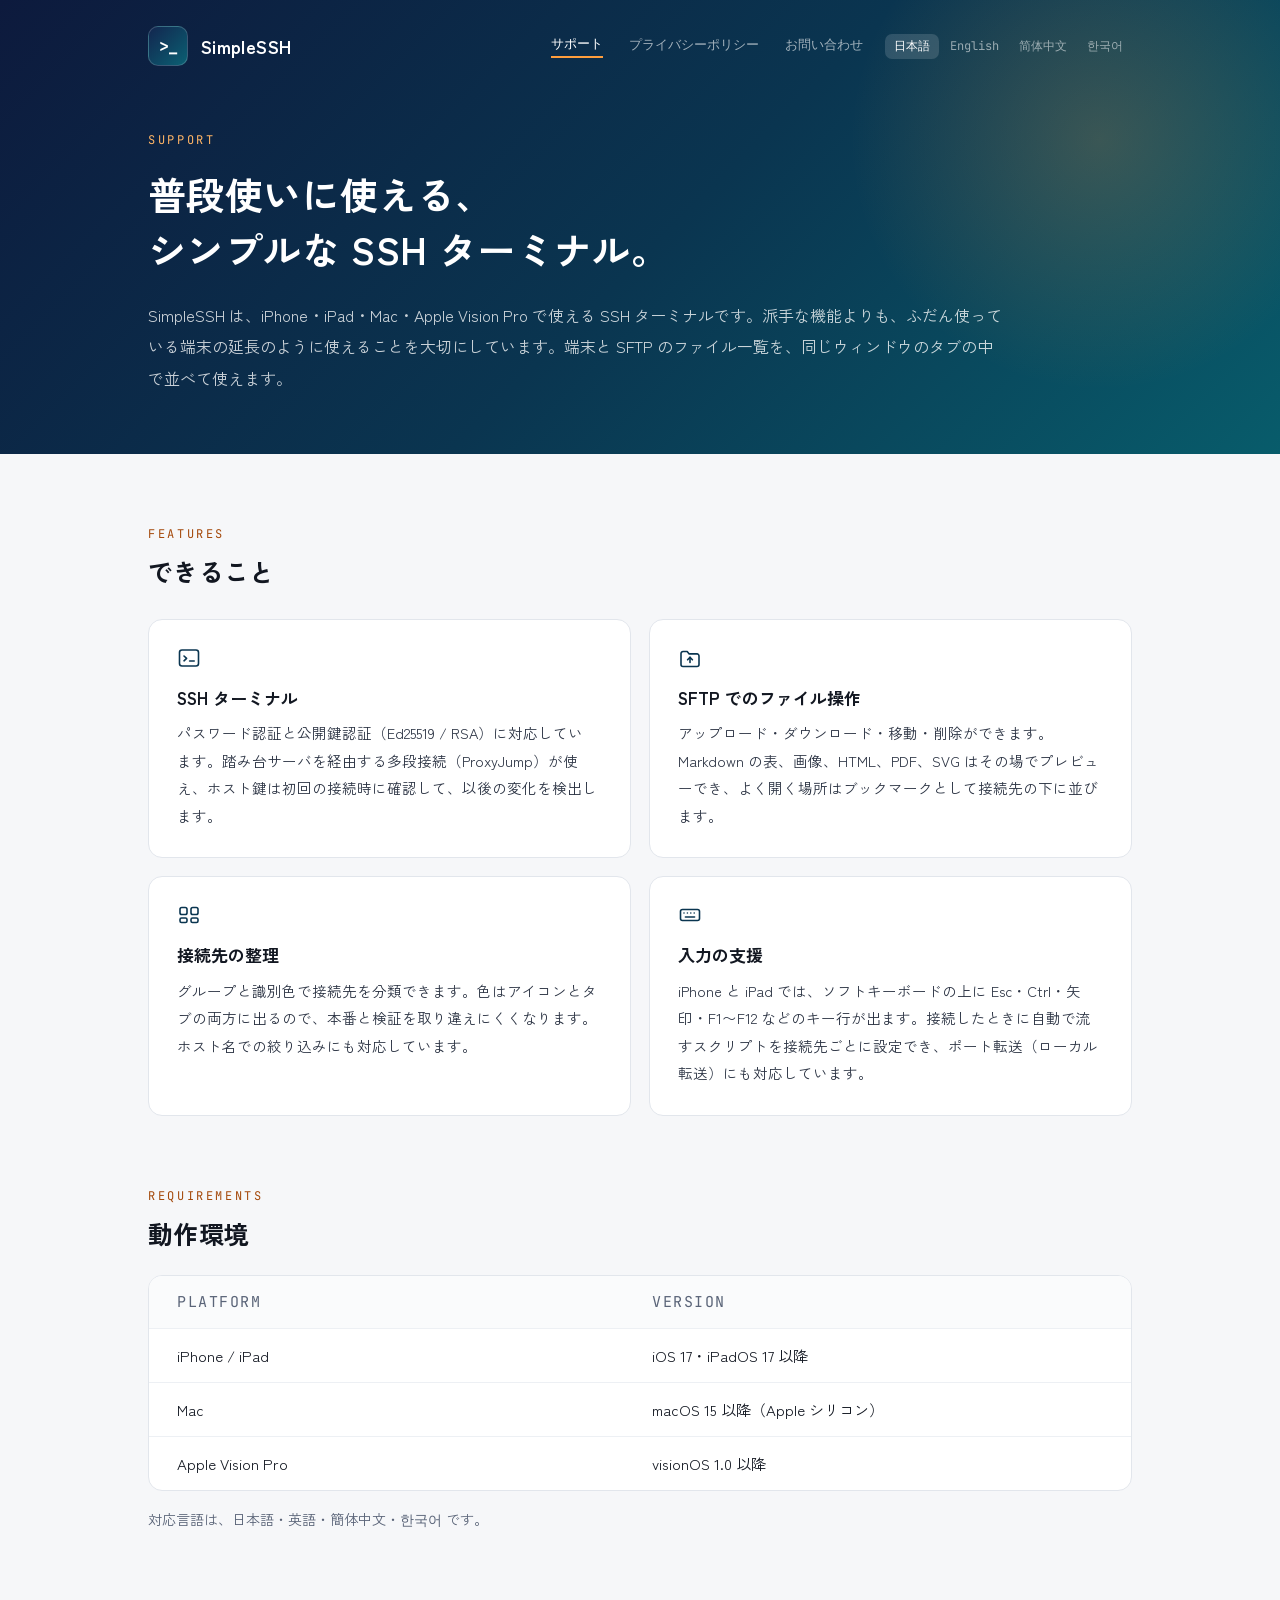
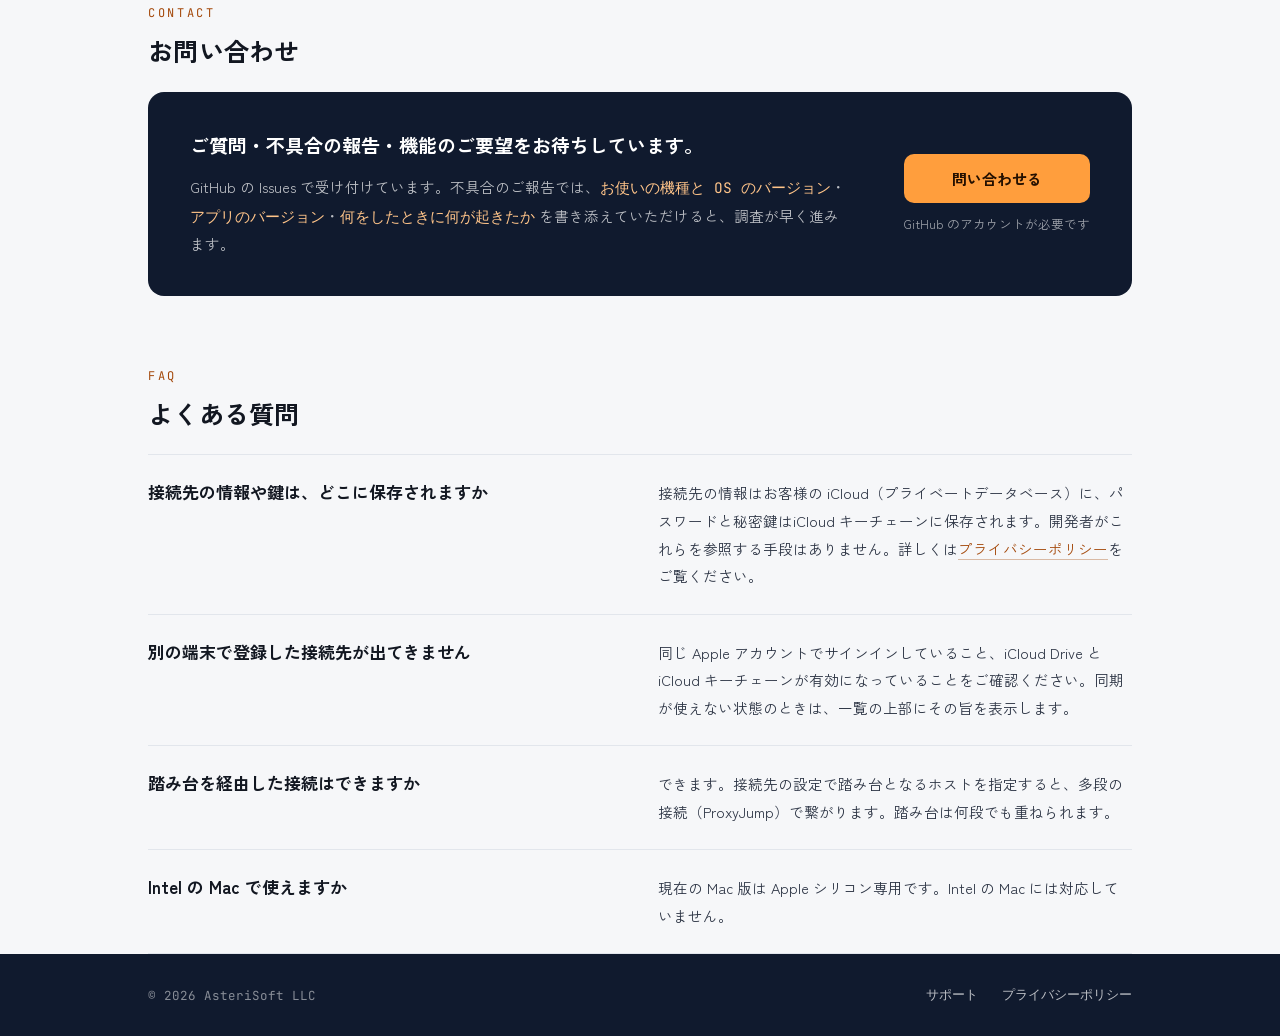
<file: index.html>
<!DOCTYPE html>
<html lang="ja">
<head>
<meta charset="utf-8">
<meta name="viewport" content="width=device-width, initial-scale=1">
<title>SimpleSSH — サポート</title>
<meta name="description" content="普段使いに使えるシンプルな SSH ターミナル SimpleSSH（iPhone・iPad・Mac・Apple Vision Pro）のサポートページです。">
<link rel="alternate" hreflang="ja" href="https://asterisoft.github.io/simplessh/index.html">
<link rel="alternate" hreflang="en" href="https://asterisoft.github.io/simplessh/en/index.html">
<link rel="alternate" hreflang="zh-Hans" href="https://asterisoft.github.io/simplessh/zh-Hans/index.html">
<link rel="alternate" hreflang="ko" href="https://asterisoft.github.io/simplessh/ko/index.html">
<link rel="alternate" hreflang="x-default" href="https://asterisoft.github.io/simplessh/index.html">
<link rel="preconnect" href="https://fonts.googleapis.com">
<link rel="preconnect" href="https://fonts.gstatic.com" crossorigin>
<link rel="stylesheet" href="https://fonts.googleapis.com/css2?family=Zen+Kaku+Gothic+New:wght@400;500;700&family=JetBrains+Mono:wght@400;700&display=swap">
<link rel="stylesheet" href="style.css">
</head>
<body>

<header class="masthead">
  <div class="wrap">
    <div class="topbar">
      <div class="brand">
        <div class="brand-mark" aria-hidden="true">&gt;_</div>
        <span class="brand-name">SimpleSSH</span>
      </div>
      <div class="right">
        <nav class="nav">
          <a href="./" aria-current="page">サポート</a>
          <a href="./privacy.html">プライバシーポリシー</a>
          <a href="https://github.com/Asterisoft/simplessh/issues">お問い合わせ</a>
        </nav>
        <nav class="langbar" aria-label="Language">
        <a href="index.html" lang="ja" hreflang="ja" aria-current="true">日本語</a>
        <a href="en/index.html" lang="en" hreflang="en">English</a>
        <a href="zh-Hans/index.html" lang="zh-Hans" hreflang="zh-Hans">简体中文</a>
        <a href="ko/index.html" lang="ko" hreflang="ko">한국어</a>
        </nav>
      </div>
    </div>

    <div class="hero">
      <div class="eyebrow">SUPPORT</div>
      <h1>普段使いに使える、<br>シンプルな SSH ターミナル。</h1>
      <p>SimpleSSH は、iPhone・iPad・Mac・Apple Vision Pro で使える SSH ターミナルです。派手な機能よりも、ふだん使っている端末の延長のように使えることを大切にしています。端末と SFTP のファイル一覧を、同じウィンドウのタブの中で並べて使えます。</p>
    </div>
  </div>
</header>

<main class="wrap">

  <section>
    <div class="eyebrow-dark">FEATURES</div>
    <h2>できること</h2>
    <div class="cards">
      <div class="card">
        <svg width="24" height="24" viewBox="0 0 24 24" fill="none" stroke="#0A3550" stroke-width="1.6" stroke-linecap="round" stroke-linejoin="round" aria-hidden="true"><rect x="2.5" y="4" width="19" height="16" rx="2.5"/><path d="M7 10l2.6 2.4L7 14.8"/><path d="M12.6 15h4.6"/></svg>
        <h3>SSH ターミナル</h3>
        <p>パスワード認証と公開鍵認証（Ed25519 / RSA）に対応しています。踏み台サーバを経由する多段接続（ProxyJump）が使え、ホスト鍵は初回の接続時に確認して、以後の変化を検出します。</p>
      </div>
      <div class="card">
        <svg width="24" height="24" viewBox="0 0 24 24" fill="none" stroke="#0A3550" stroke-width="1.6" stroke-linecap="round" stroke-linejoin="round" aria-hidden="true"><path d="M3 7.5a2 2 0 012-2h4.2l2 2.4H19a2 2 0 012 2v8.6a2 2 0 01-2 2H5a2 2 0 01-2-2z"/><path d="M12 11.4v5"/><path d="M9.6 13.8L12 11.4l2.4 2.4"/></svg>
        <h3>SFTP でのファイル操作</h3>
        <p>アップロード・ダウンロード・移動・削除ができます。Markdown の表、画像、HTML、PDF、SVG はその場でプレビューでき、よく開く場所はブックマークとして接続先の下に並びます。</p>
      </div>
      <div class="card">
        <svg width="24" height="24" viewBox="0 0 24 24" fill="none" stroke="#0A3550" stroke-width="1.6" stroke-linecap="round" stroke-linejoin="round" aria-hidden="true"><rect x="3" y="4.5" width="7" height="7" rx="1.8"/><rect x="14" y="4.5" width="7" height="7" rx="1.8"/><rect x="3" y="15" width="7" height="4.5" rx="1.5"/><rect x="14" y="15" width="7" height="4.5" rx="1.5"/></svg>
        <h3>接続先の整理</h3>
        <p>グループと識別色で接続先を分類できます。色はアイコンとタブの両方に出るので、本番と検証を取り違えにくくなります。ホスト名での絞り込みにも対応しています。</p>
      </div>
      <div class="card">
        <svg width="24" height="24" viewBox="0 0 24 24" fill="none" stroke="#0A3550" stroke-width="1.6" stroke-linecap="round" stroke-linejoin="round" aria-hidden="true"><rect x="2.5" y="6.5" width="19" height="11" rx="2"/><path d="M6 10h.01M9.4 10h.01M12.8 10h.01M16.2 10h.01"/><path d="M7.4 14h9.2"/></svg>
        <h3>入力の支援</h3>
        <p>iPhone と iPad では、ソフトキーボードの上に Esc・Ctrl・矢印・F1〜F12 などのキー行が出ます。接続したときに自動で流すスクリプトを接続先ごとに設定でき、ポート転送（ローカル転送）にも対応しています。</p>
      </div>
    </div>
  </section>

  <section>
    <div class="eyebrow-dark">REQUIREMENTS</div>
    <h2>動作環境</h2>
    <div class="table cols-2">
      <div class="row head"><span>PLATFORM</span><span>VERSION</span></div>
      <div class="row"><span>iPhone / iPad</span><span>iOS 17・iPadOS 17 以降</span></div>
      <div class="row"><span>Mac</span><span>macOS 15 以降（Apple シリコン）</span></div>
      <div class="row"><span>Apple Vision Pro</span><span>visionOS 1.0 以降</span></div>
    </div>
    <p class="note">対応言語は、日本語・英語・簡体中文・한국어 です。</p>
  </section>

  <section>
    <div class="eyebrow-dark">CONTACT</div>
    <h2>お問い合わせ</h2>
    <div class="contact">
      <div class="body">
        <div class="lead">ご質問・不具合の報告・機能のご要望をお待ちしています。</div>
        <p>GitHub の Issues で受け付けています。不具合のご報告では、<span class="field">お使いの機種と OS のバージョン</span>・<span class="field">アプリのバージョン</span>・<span class="field">何をしたときに何が起きたか</span> を書き添えていただけると、調査が早く進みます。</p>
      </div>
      <div class="cta-col">
        <a class="cta" href="https://github.com/Asterisoft/simplessh/issues/new">問い合わせる</a>
        <span class="cta-sub">GitHub のアカウントが必要です</span>
      </div>
    </div>
  </section>

  <section>
    <div class="eyebrow-dark">FAQ</div>
    <h2>よくある質問</h2>
    <div class="faq">
      <div class="qa">
        <h3>接続先の情報や鍵は、どこに保存されますか</h3>
        <p>接続先の情報はお客様の iCloud（プライベートデータベース）に、パスワードと秘密鍵はiCloud キーチェーンに保存されます。開発者がこれらを参照する手段はありません。詳しくは<a href="./privacy.html">プライバシーポリシー</a>をご覧ください。</p>
      </div>
      <div class="qa">
        <h3>別の端末で登録した接続先が出てきません</h3>
        <p>同じ Apple アカウントでサインインしていること、iCloud Drive と iCloud キーチェーンが有効になっていることをご確認ください。同期が使えない状態のときは、一覧の上部にその旨を表示します。</p>
      </div>
      <div class="qa">
        <h3>踏み台を経由した接続はできますか</h3>
        <p>できます。接続先の設定で踏み台となるホストを指定すると、多段の接続（ProxyJump）で繋がります。踏み台は何段でも重ねられます。</p>
      </div>
      <div class="qa">
        <h3>Intel の Mac で使えますか</h3>
        <p>現在の Mac 版は Apple シリコン専用です。Intel の Mac には対応していません。</p>
      </div>
    </div>
  </section>

</main>

<footer>
  <div class="wrap">
    <span>© 2026 AsteriSoft LLC</span>
    <div class="foot-links">
      <a href="./">サポート</a>
      <a href="./privacy.html">プライバシーポリシー</a>
    </div>
  </div>
</footer>

</body>
</html>
</file>
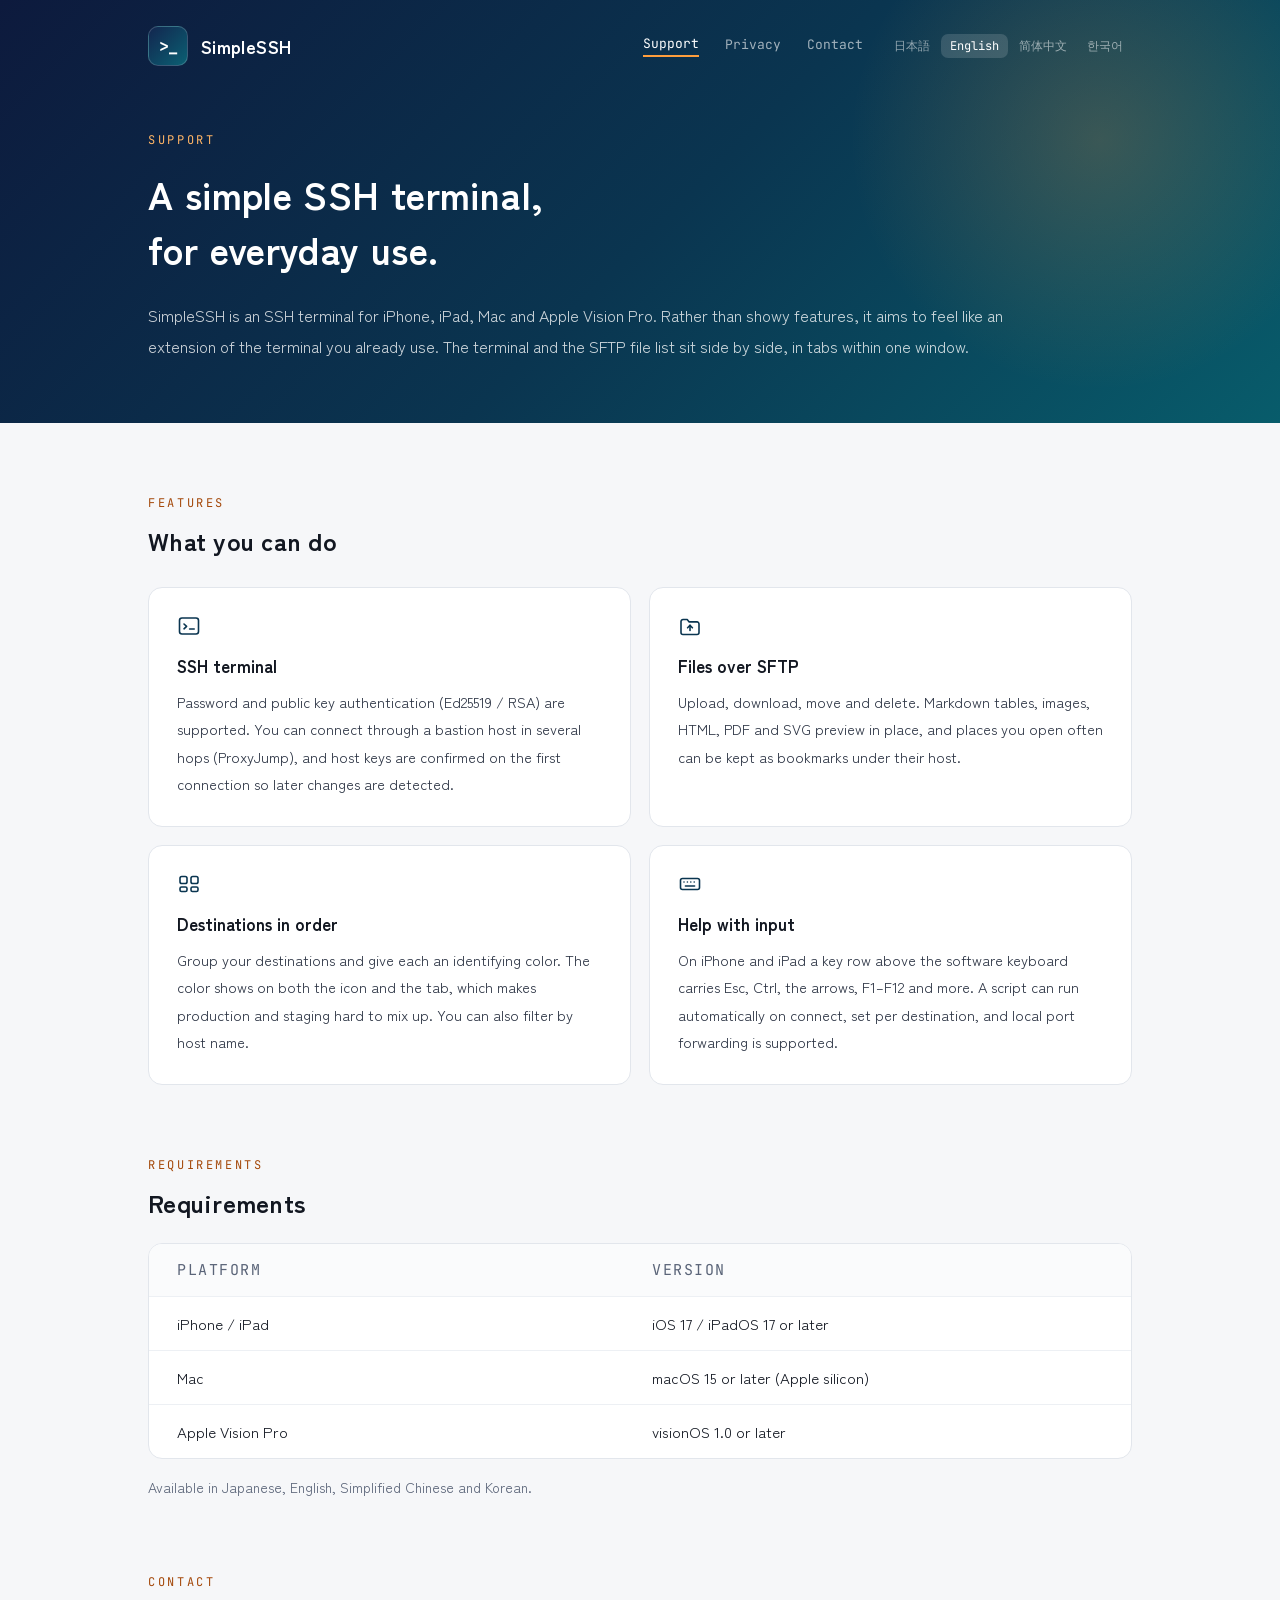
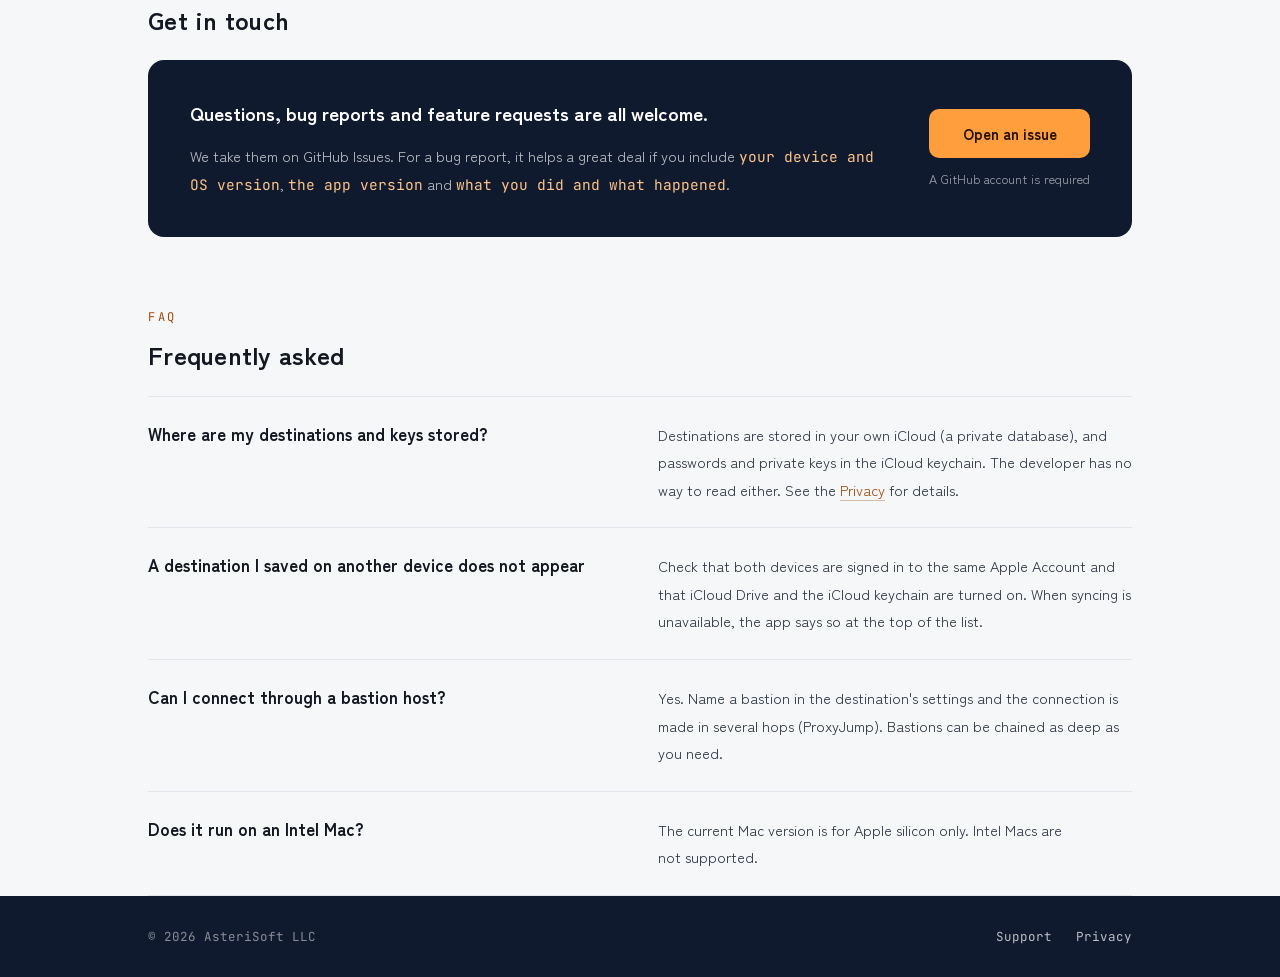
<file: en/index.html>
<!DOCTYPE html>
<html lang="en">
<head>
<meta charset="utf-8">
<meta name="viewport" content="width=device-width, initial-scale=1">
<title>SimpleSSH — Support</title>
<meta name="description" content="Support for SimpleSSH — a simple SSH terminal for everyday use on iPhone, iPad, Mac and Apple Vision Pro.">
<link rel="alternate" hreflang="ja" href="https://asterisoft.github.io/simplessh/index.html">
<link rel="alternate" hreflang="en" href="https://asterisoft.github.io/simplessh/en/index.html">
<link rel="alternate" hreflang="zh-Hans" href="https://asterisoft.github.io/simplessh/zh-Hans/index.html">
<link rel="alternate" hreflang="ko" href="https://asterisoft.github.io/simplessh/ko/index.html">
<link rel="alternate" hreflang="x-default" href="https://asterisoft.github.io/simplessh/index.html">
<link rel="preconnect" href="https://fonts.googleapis.com">
<link rel="preconnect" href="https://fonts.gstatic.com" crossorigin>
<link rel="stylesheet" href="https://fonts.googleapis.com/css2?family=Zen+Kaku+Gothic+New:wght@400;500;700&family=JetBrains+Mono:wght@400;700&display=swap">
<link rel="stylesheet" href="../style.css">
</head>
<body>

<header class="masthead">
  <div class="wrap">
    <div class="topbar">
      <div class="brand">
        <div class="brand-mark" aria-hidden="true">&gt;_</div>
        <span class="brand-name">SimpleSSH</span>
      </div>
      <div class="right">
        <nav class="nav">
          <a href="./" aria-current="page">Support</a>
          <a href="./privacy.html">Privacy</a>
          <a href="https://github.com/Asterisoft/simplessh/issues">Contact</a>
        </nav>
        <nav class="langbar" aria-label="Language">
        <a href="../index.html" lang="ja" hreflang="ja">日本語</a>
        <a href="../en/index.html" lang="en" hreflang="en" aria-current="true">English</a>
        <a href="../zh-Hans/index.html" lang="zh-Hans" hreflang="zh-Hans">简体中文</a>
        <a href="../ko/index.html" lang="ko" hreflang="ko">한국어</a>
        </nav>
      </div>
    </div>

    <div class="hero">
      <div class="eyebrow">SUPPORT</div>
      <h1>A simple SSH terminal,<br>for everyday use.</h1>
      <p>SimpleSSH is an SSH terminal for iPhone, iPad, Mac and Apple Vision Pro. Rather than showy features, it aims to feel like an extension of the terminal you already use. The terminal and the SFTP file list sit side by side, in tabs within one window.</p>
    </div>
  </div>
</header>

<main class="wrap">

  <section>
    <div class="eyebrow-dark">FEATURES</div>
    <h2>What you can do</h2>
    <div class="cards">
      <div class="card">
        <svg width="24" height="24" viewBox="0 0 24 24" fill="none" stroke="#0A3550" stroke-width="1.6" stroke-linecap="round" stroke-linejoin="round" aria-hidden="true"><rect x="2.5" y="4" width="19" height="16" rx="2.5"/><path d="M7 10l2.6 2.4L7 14.8"/><path d="M12.6 15h4.6"/></svg>
        <h3>SSH terminal</h3>
        <p>Password and public key authentication (Ed25519 / RSA) are supported. You can connect through a bastion host in several hops (ProxyJump), and host keys are confirmed on the first connection so later changes are detected.</p>
      </div>
      <div class="card">
        <svg width="24" height="24" viewBox="0 0 24 24" fill="none" stroke="#0A3550" stroke-width="1.6" stroke-linecap="round" stroke-linejoin="round" aria-hidden="true"><path d="M3 7.5a2 2 0 012-2h4.2l2 2.4H19a2 2 0 012 2v8.6a2 2 0 01-2 2H5a2 2 0 01-2-2z"/><path d="M12 11.4v5"/><path d="M9.6 13.8L12 11.4l2.4 2.4"/></svg>
        <h3>Files over SFTP</h3>
        <p>Upload, download, move and delete. Markdown tables, images, HTML, PDF and SVG preview in place, and places you open often can be kept as bookmarks under their host.</p>
      </div>
      <div class="card">
        <svg width="24" height="24" viewBox="0 0 24 24" fill="none" stroke="#0A3550" stroke-width="1.6" stroke-linecap="round" stroke-linejoin="round" aria-hidden="true"><rect x="3" y="4.5" width="7" height="7" rx="1.8"/><rect x="14" y="4.5" width="7" height="7" rx="1.8"/><rect x="3" y="15" width="7" height="4.5" rx="1.5"/><rect x="14" y="15" width="7" height="4.5" rx="1.5"/></svg>
        <h3>Destinations in order</h3>
        <p>Group your destinations and give each an identifying color. The color shows on both the icon and the tab, which makes production and staging hard to mix up. You can also filter by host name.</p>
      </div>
      <div class="card">
        <svg width="24" height="24" viewBox="0 0 24 24" fill="none" stroke="#0A3550" stroke-width="1.6" stroke-linecap="round" stroke-linejoin="round" aria-hidden="true"><rect x="2.5" y="6.5" width="19" height="11" rx="2"/><path d="M6 10h.01M9.4 10h.01M12.8 10h.01M16.2 10h.01"/><path d="M7.4 14h9.2"/></svg>
        <h3>Help with input</h3>
        <p>On iPhone and iPad a key row above the software keyboard carries Esc, Ctrl, the arrows, F1–F12 and more. A script can run automatically on connect, set per destination, and local port forwarding is supported.</p>
      </div>
    </div>
  </section>

  <section>
    <div class="eyebrow-dark">REQUIREMENTS</div>
    <h2>Requirements</h2>
    <div class="table cols-2">
      <div class="row head"><span>PLATFORM</span><span>VERSION</span></div>
      <div class="row"><span>iPhone / iPad</span><span>iOS 17 / iPadOS 17 or later</span></div>
      <div class="row"><span>Mac</span><span>macOS 15 or later (Apple silicon)</span></div>
      <div class="row"><span>Apple Vision Pro</span><span>visionOS 1.0 or later</span></div>
    </div>
    <p class="note">Available in Japanese, English, Simplified Chinese and Korean.</p>
  </section>

  <section>
    <div class="eyebrow-dark">CONTACT</div>
    <h2>Get in touch</h2>
    <div class="contact">
      <div class="body">
        <div class="lead">Questions, bug reports and feature requests are all welcome.</div>
        <p>We take them on GitHub Issues. For a bug report, it helps a great deal if you include <span class="field">your device and OS version</span>, <span class="field">the app version</span> and <span class="field">what you did and what happened</span>.</p>
      </div>
      <div class="cta-col">
        <a class="cta" href="https://github.com/Asterisoft/simplessh/issues/new">Open an issue</a>
        <span class="cta-sub">A GitHub account is required</span>
      </div>
    </div>
  </section>

  <section>
    <div class="eyebrow-dark">FAQ</div>
    <h2>Frequently asked</h2>
    <div class="faq">
      <div class="qa">
        <h3>Where are my destinations and keys stored?</h3>
        <p>Destinations are stored in your own iCloud (a private database), and passwords and private keys in the iCloud keychain. The developer has no way to read either. See the <a href="./privacy.html">Privacy</a> for details.</p>
      </div>
      <div class="qa">
        <h3>A destination I saved on another device does not appear</h3>
        <p>Check that both devices are signed in to the same Apple Account and that iCloud Drive and the iCloud keychain are turned on. When syncing is unavailable, the app says so at the top of the list.</p>
      </div>
      <div class="qa">
        <h3>Can I connect through a bastion host?</h3>
        <p>Yes. Name a bastion in the destination&#x27;s settings and the connection is made in several hops (ProxyJump). Bastions can be chained as deep as you need.</p>
      </div>
      <div class="qa">
        <h3>Does it run on an Intel Mac?</h3>
        <p>The current Mac version is for Apple silicon only. Intel Macs are not supported.</p>
      </div>
    </div>
  </section>

</main>

<footer>
  <div class="wrap">
    <span>© 2026 AsteriSoft LLC</span>
    <div class="foot-links">
      <a href="./">Support</a>
      <a href="./privacy.html">Privacy</a>
    </div>
  </div>
</footer>

</body>
</html>
</file>
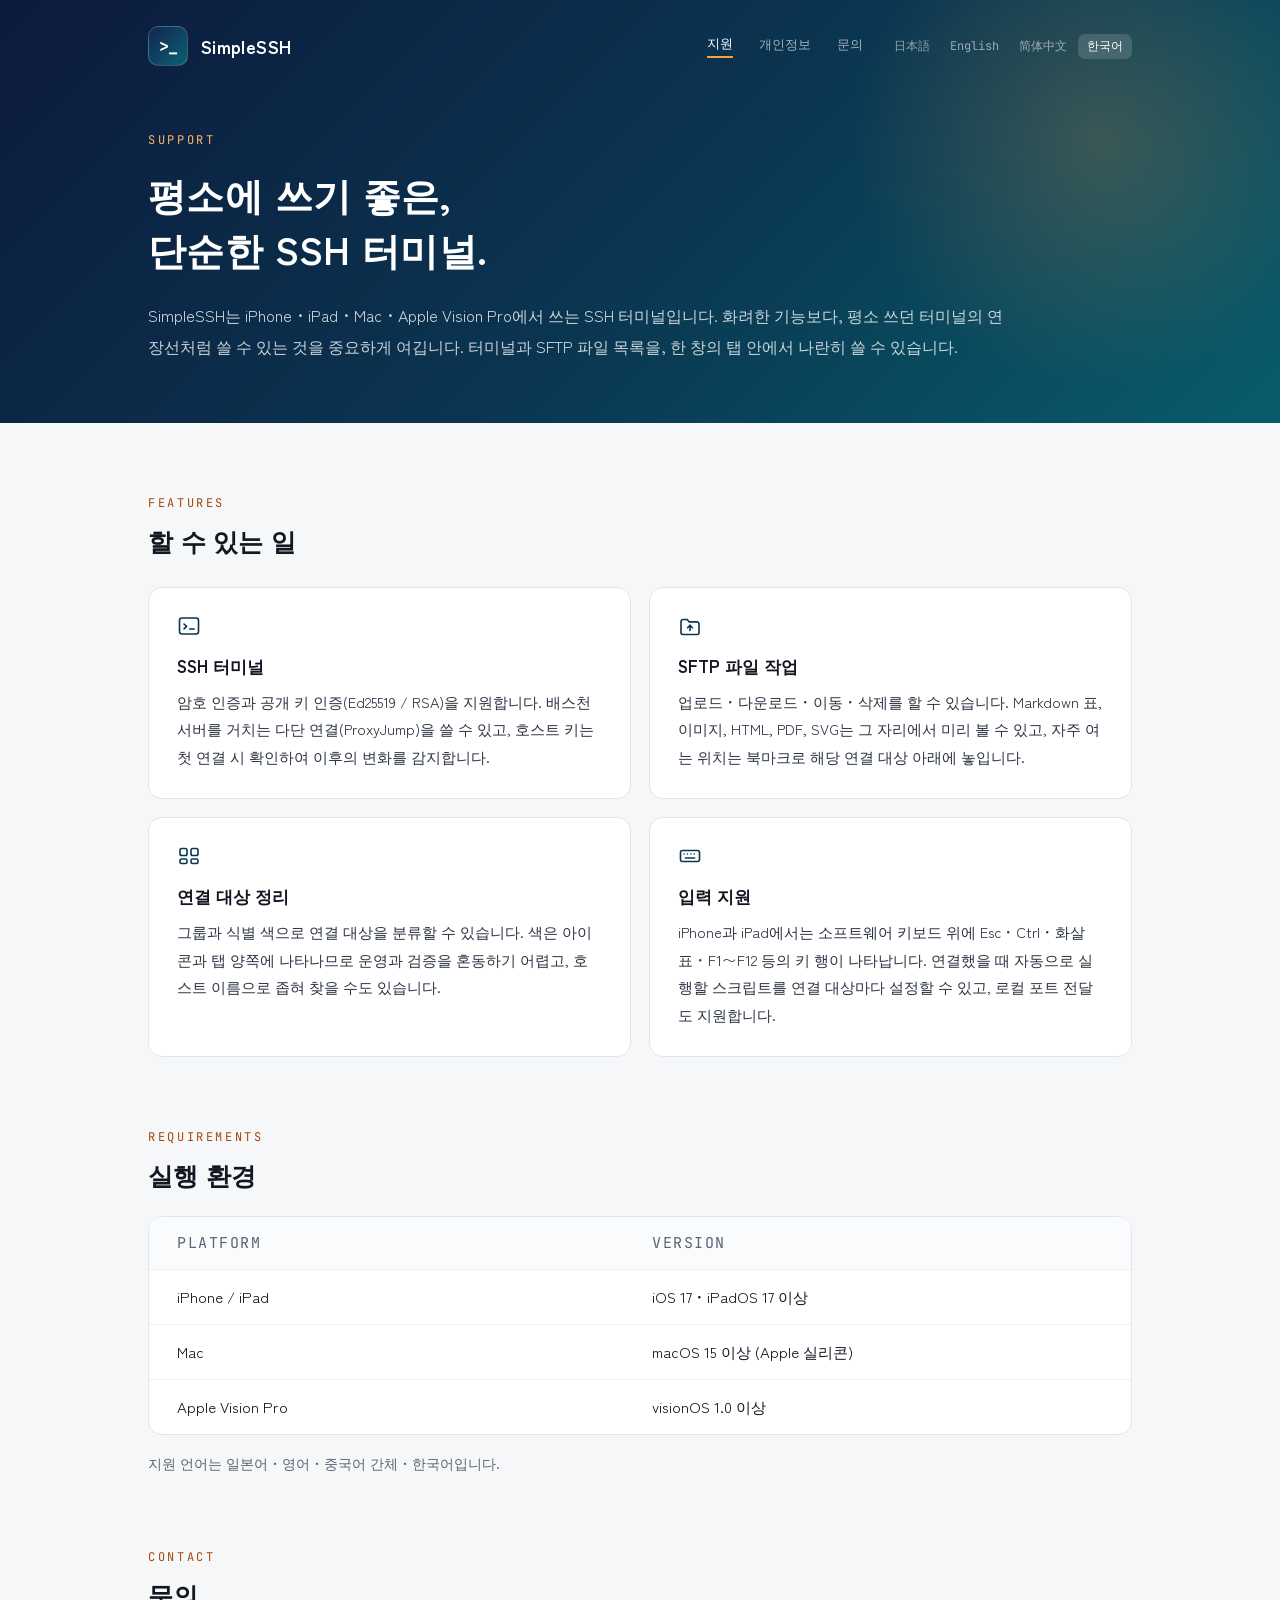
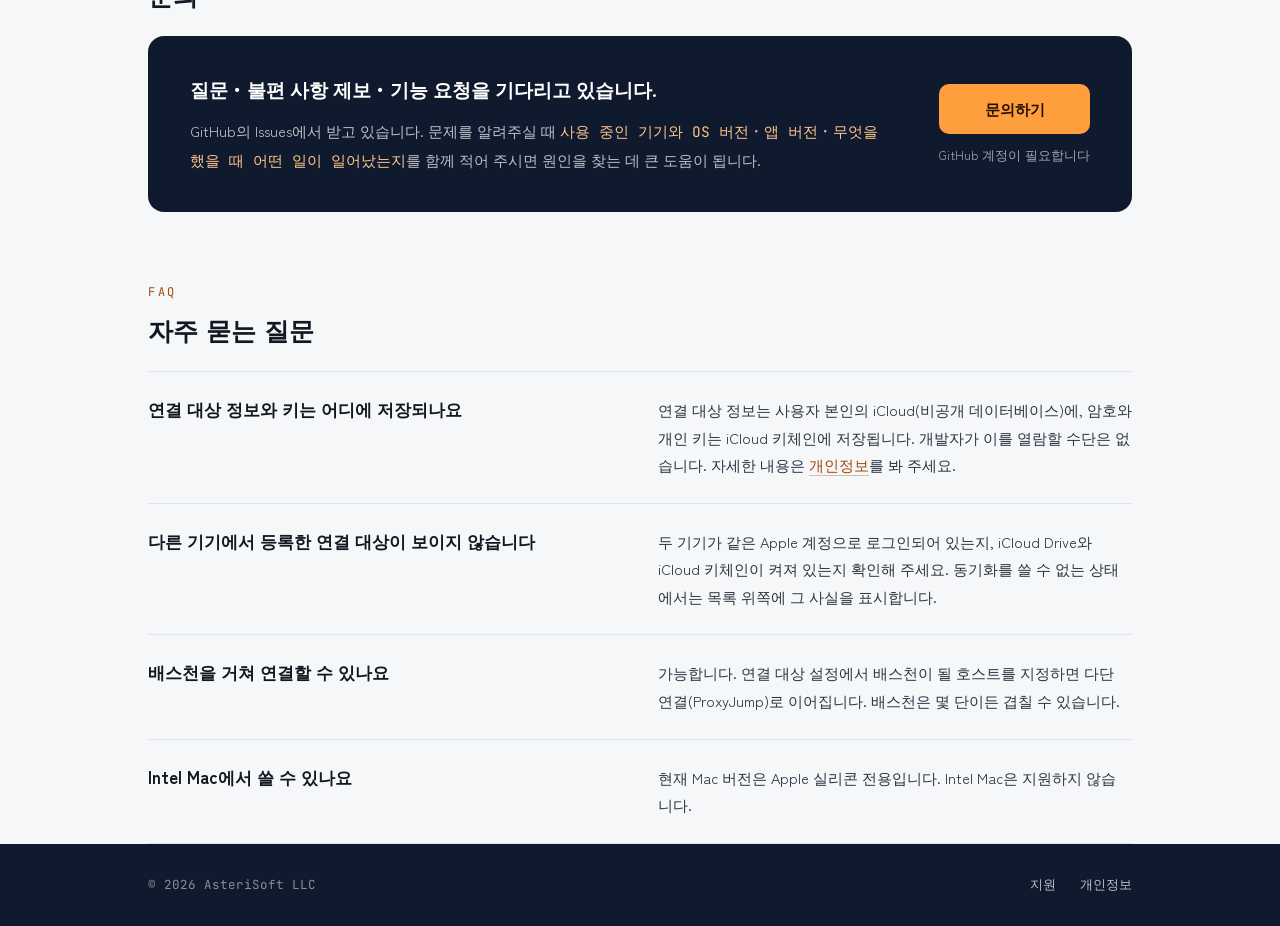
<file: ko/index.html>
<!DOCTYPE html>
<html lang="ko">
<head>
<meta charset="utf-8">
<meta name="viewport" content="width=device-width, initial-scale=1">
<title>SimpleSSH — 지원</title>
<meta name="description" content="평소에 쓰기 좋은 단순한 SSH 터미널 SimpleSSH(iPhone・iPad・Mac・Apple Vision Pro)의 지원 페이지입니다.">
<link rel="alternate" hreflang="ja" href="https://asterisoft.github.io/simplessh/index.html">
<link rel="alternate" hreflang="en" href="https://asterisoft.github.io/simplessh/en/index.html">
<link rel="alternate" hreflang="zh-Hans" href="https://asterisoft.github.io/simplessh/zh-Hans/index.html">
<link rel="alternate" hreflang="ko" href="https://asterisoft.github.io/simplessh/ko/index.html">
<link rel="alternate" hreflang="x-default" href="https://asterisoft.github.io/simplessh/index.html">
<link rel="preconnect" href="https://fonts.googleapis.com">
<link rel="preconnect" href="https://fonts.gstatic.com" crossorigin>
<link rel="stylesheet" href="https://fonts.googleapis.com/css2?family=Zen+Kaku+Gothic+New:wght@400;500;700&family=JetBrains+Mono:wght@400;700&display=swap">
<link rel="stylesheet" href="../style.css">
</head>
<body>

<header class="masthead">
  <div class="wrap">
    <div class="topbar">
      <div class="brand">
        <div class="brand-mark" aria-hidden="true">&gt;_</div>
        <span class="brand-name">SimpleSSH</span>
      </div>
      <div class="right">
        <nav class="nav">
          <a href="./" aria-current="page">지원</a>
          <a href="./privacy.html">개인정보</a>
          <a href="https://github.com/Asterisoft/simplessh/issues">문의</a>
        </nav>
        <nav class="langbar" aria-label="Language">
        <a href="../index.html" lang="ja" hreflang="ja">日本語</a>
        <a href="../en/index.html" lang="en" hreflang="en">English</a>
        <a href="../zh-Hans/index.html" lang="zh-Hans" hreflang="zh-Hans">简体中文</a>
        <a href="../ko/index.html" lang="ko" hreflang="ko" aria-current="true">한국어</a>
        </nav>
      </div>
    </div>

    <div class="hero">
      <div class="eyebrow">SUPPORT</div>
      <h1>평소에 쓰기 좋은,<br>단순한 SSH 터미널.</h1>
      <p>SimpleSSH는 iPhone・iPad・Mac・Apple Vision Pro에서 쓰는 SSH 터미널입니다. 화려한 기능보다, 평소 쓰던 터미널의 연장선처럼 쓸 수 있는 것을 중요하게 여깁니다. 터미널과 SFTP 파일 목록을, 한 창의 탭 안에서 나란히 쓸 수 있습니다.</p>
    </div>
  </div>
</header>

<main class="wrap">

  <section>
    <div class="eyebrow-dark">FEATURES</div>
    <h2>할 수 있는 일</h2>
    <div class="cards">
      <div class="card">
        <svg width="24" height="24" viewBox="0 0 24 24" fill="none" stroke="#0A3550" stroke-width="1.6" stroke-linecap="round" stroke-linejoin="round" aria-hidden="true"><rect x="2.5" y="4" width="19" height="16" rx="2.5"/><path d="M7 10l2.6 2.4L7 14.8"/><path d="M12.6 15h4.6"/></svg>
        <h3>SSH 터미널</h3>
        <p>암호 인증과 공개 키 인증(Ed25519 / RSA)을 지원합니다. 배스천 서버를 거치는 다단 연결(ProxyJump)을 쓸 수 있고, 호스트 키는 첫 연결 시 확인하여 이후의 변화를 감지합니다.</p>
      </div>
      <div class="card">
        <svg width="24" height="24" viewBox="0 0 24 24" fill="none" stroke="#0A3550" stroke-width="1.6" stroke-linecap="round" stroke-linejoin="round" aria-hidden="true"><path d="M3 7.5a2 2 0 012-2h4.2l2 2.4H19a2 2 0 012 2v8.6a2 2 0 01-2 2H5a2 2 0 01-2-2z"/><path d="M12 11.4v5"/><path d="M9.6 13.8L12 11.4l2.4 2.4"/></svg>
        <h3>SFTP 파일 작업</h3>
        <p>업로드・다운로드・이동・삭제를 할 수 있습니다. Markdown 표, 이미지, HTML, PDF, SVG는 그 자리에서 미리 볼 수 있고, 자주 여는 위치는 북마크로 해당 연결 대상 아래에 놓입니다.</p>
      </div>
      <div class="card">
        <svg width="24" height="24" viewBox="0 0 24 24" fill="none" stroke="#0A3550" stroke-width="1.6" stroke-linecap="round" stroke-linejoin="round" aria-hidden="true"><rect x="3" y="4.5" width="7" height="7" rx="1.8"/><rect x="14" y="4.5" width="7" height="7" rx="1.8"/><rect x="3" y="15" width="7" height="4.5" rx="1.5"/><rect x="14" y="15" width="7" height="4.5" rx="1.5"/></svg>
        <h3>연결 대상 정리</h3>
        <p>그룹과 식별 색으로 연결 대상을 분류할 수 있습니다. 색은 아이콘과 탭 양쪽에 나타나므로 운영과 검증을 혼동하기 어렵고, 호스트 이름으로 좁혀 찾을 수도 있습니다.</p>
      </div>
      <div class="card">
        <svg width="24" height="24" viewBox="0 0 24 24" fill="none" stroke="#0A3550" stroke-width="1.6" stroke-linecap="round" stroke-linejoin="round" aria-hidden="true"><rect x="2.5" y="6.5" width="19" height="11" rx="2"/><path d="M6 10h.01M9.4 10h.01M12.8 10h.01M16.2 10h.01"/><path d="M7.4 14h9.2"/></svg>
        <h3>입력 지원</h3>
        <p>iPhone과 iPad에서는 소프트웨어 키보드 위에 Esc・Ctrl・화살표・F1〜F12 등의 키 행이 나타납니다. 연결했을 때 자동으로 실행할 스크립트를 연결 대상마다 설정할 수 있고, 로컬 포트 전달도 지원합니다.</p>
      </div>
    </div>
  </section>

  <section>
    <div class="eyebrow-dark">REQUIREMENTS</div>
    <h2>실행 환경</h2>
    <div class="table cols-2">
      <div class="row head"><span>PLATFORM</span><span>VERSION</span></div>
      <div class="row"><span>iPhone / iPad</span><span>iOS 17・iPadOS 17 이상</span></div>
      <div class="row"><span>Mac</span><span>macOS 15 이상 (Apple 실리콘)</span></div>
      <div class="row"><span>Apple Vision Pro</span><span>visionOS 1.0 이상</span></div>
    </div>
    <p class="note">지원 언어는 일본어・영어・중국어 간체・한국어입니다.</p>
  </section>

  <section>
    <div class="eyebrow-dark">CONTACT</div>
    <h2>문의</h2>
    <div class="contact">
      <div class="body">
        <div class="lead">질문・불편 사항 제보・기능 요청을 기다리고 있습니다.</div>
        <p>GitHub의 Issues에서 받고 있습니다. 문제를 알려주실 때 <span class="field">사용 중인 기기와 OS 버전</span>・<span class="field">앱 버전</span>・<span class="field">무엇을 했을 때 어떤 일이 일어났는지</span>를 함께 적어 주시면 원인을 찾는 데 큰 도움이 됩니다.</p>
      </div>
      <div class="cta-col">
        <a class="cta" href="https://github.com/Asterisoft/simplessh/issues/new">문의하기</a>
        <span class="cta-sub">GitHub 계정이 필요합니다</span>
      </div>
    </div>
  </section>

  <section>
    <div class="eyebrow-dark">FAQ</div>
    <h2>자주 묻는 질문</h2>
    <div class="faq">
      <div class="qa">
        <h3>연결 대상 정보와 키는 어디에 저장되나요</h3>
        <p>연결 대상 정보는 사용자 본인의 iCloud(비공개 데이터베이스)에, 암호와 개인 키는 iCloud 키체인에 저장됩니다. 개발자가 이를 열람할 수단은 없습니다. 자세한 내용은 <a href="./privacy.html">개인정보</a>를 봐 주세요.</p>
      </div>
      <div class="qa">
        <h3>다른 기기에서 등록한 연결 대상이 보이지 않습니다</h3>
        <p>두 기기가 같은 Apple 계정으로 로그인되어 있는지, iCloud Drive와 iCloud 키체인이 켜져 있는지 확인해 주세요. 동기화를 쓸 수 없는 상태에서는 목록 위쪽에 그 사실을 표시합니다.</p>
      </div>
      <div class="qa">
        <h3>배스천을 거쳐 연결할 수 있나요</h3>
        <p>가능합니다. 연결 대상 설정에서 배스천이 될 호스트를 지정하면 다단 연결(ProxyJump)로 이어집니다. 배스천은 몇 단이든 겹칠 수 있습니다.</p>
      </div>
      <div class="qa">
        <h3>Intel Mac에서 쓸 수 있나요</h3>
        <p>현재 Mac 버전은 Apple 실리콘 전용입니다. Intel Mac은 지원하지 않습니다.</p>
      </div>
    </div>
  </section>

</main>

<footer>
  <div class="wrap">
    <span>© 2026 AsteriSoft LLC</span>
    <div class="foot-links">
      <a href="./">지원</a>
      <a href="./privacy.html">개인정보</a>
    </div>
  </div>
</footer>

</body>
</html>
</file>
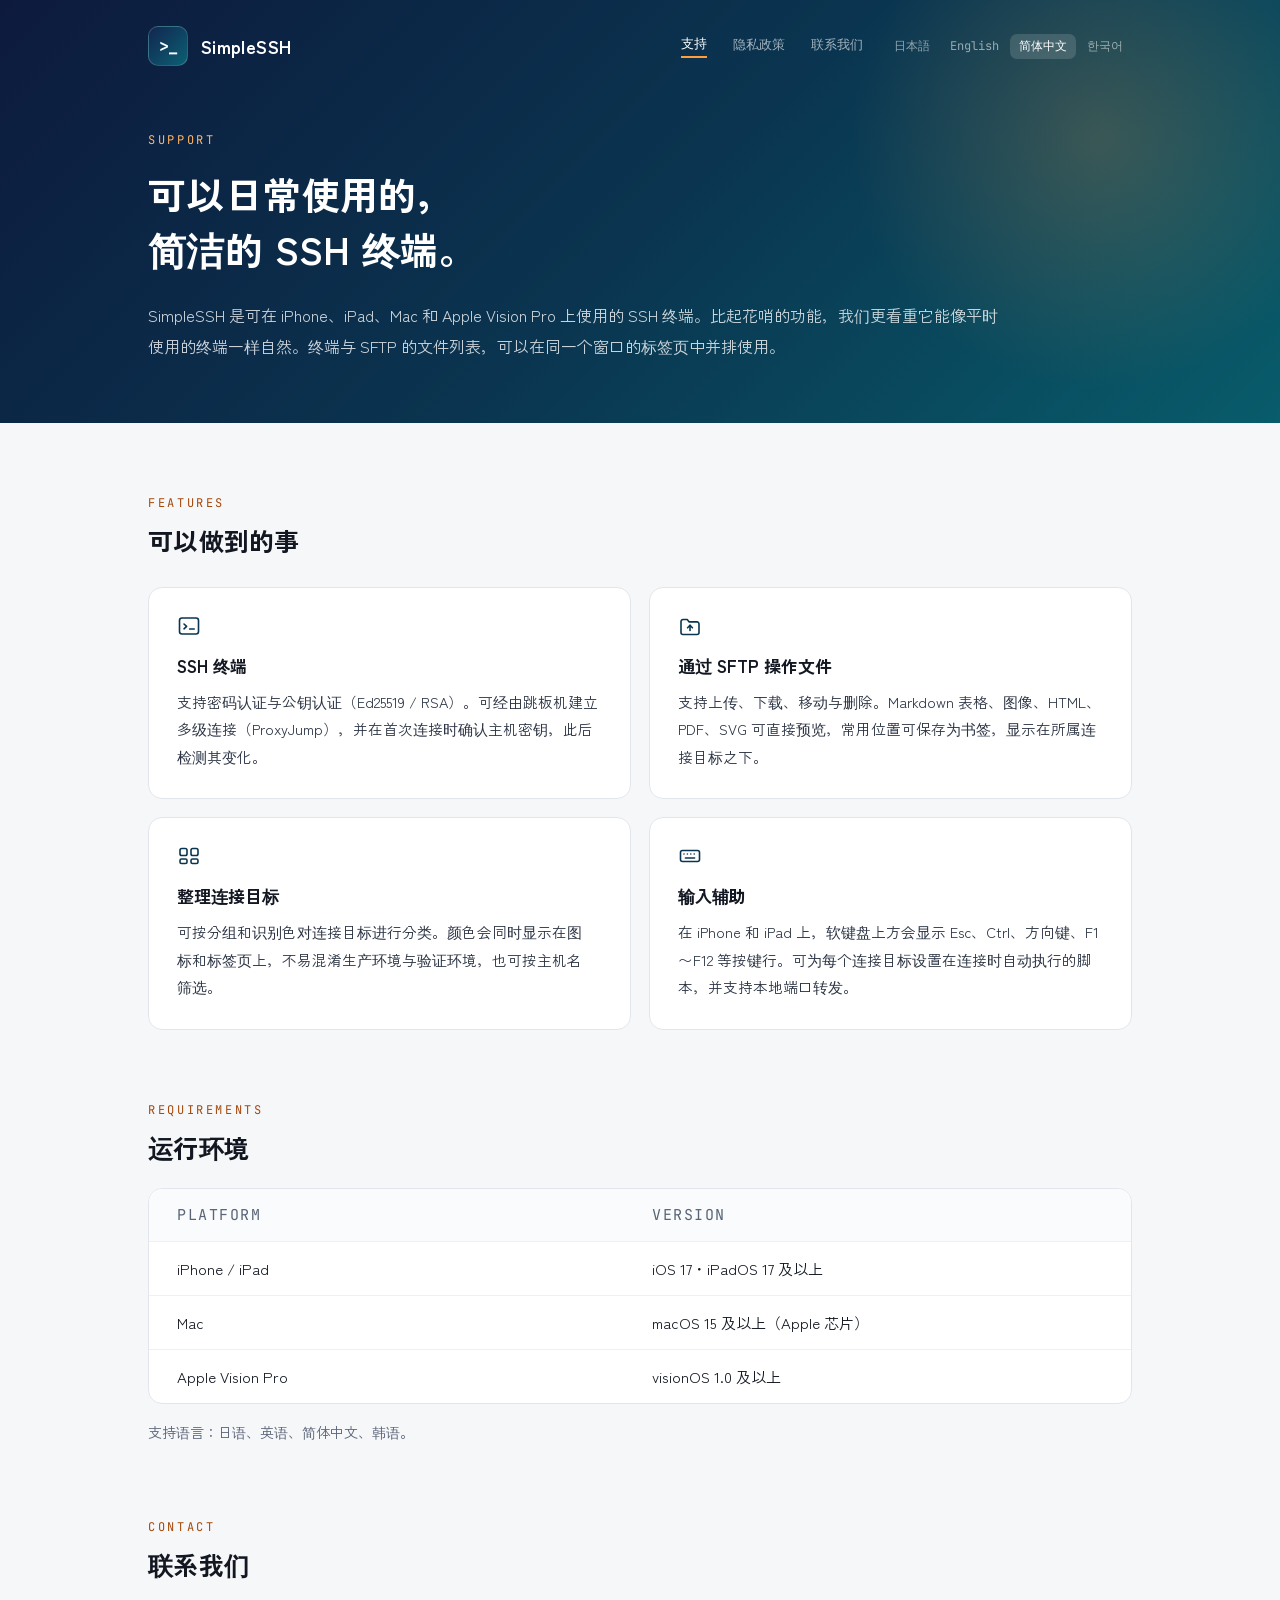
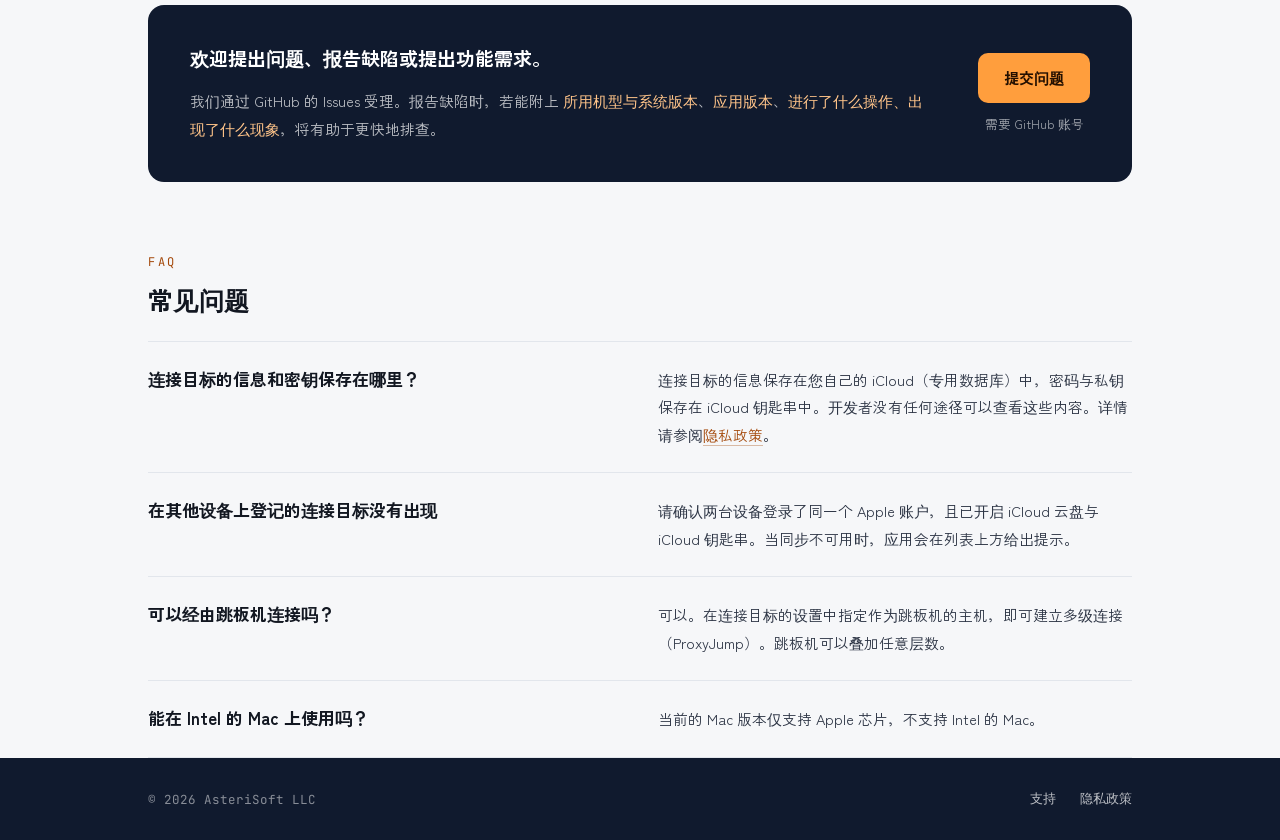
<file: zh-Hans/index.html>
<!DOCTYPE html>
<html lang="zh-Hans">
<head>
<meta charset="utf-8">
<meta name="viewport" content="width=device-width, initial-scale=1">
<title>SimpleSSH — 支持</title>
<meta name="description" content="SimpleSSH 的支持页面。可在 iPhone、iPad、Mac 和 Apple Vision Pro 上日常使用的简洁 SSH 终端。">
<link rel="alternate" hreflang="ja" href="https://asterisoft.github.io/simplessh/index.html">
<link rel="alternate" hreflang="en" href="https://asterisoft.github.io/simplessh/en/index.html">
<link rel="alternate" hreflang="zh-Hans" href="https://asterisoft.github.io/simplessh/zh-Hans/index.html">
<link rel="alternate" hreflang="ko" href="https://asterisoft.github.io/simplessh/ko/index.html">
<link rel="alternate" hreflang="x-default" href="https://asterisoft.github.io/simplessh/index.html">
<link rel="preconnect" href="https://fonts.googleapis.com">
<link rel="preconnect" href="https://fonts.gstatic.com" crossorigin>
<link rel="stylesheet" href="https://fonts.googleapis.com/css2?family=Zen+Kaku+Gothic+New:wght@400;500;700&family=JetBrains+Mono:wght@400;700&display=swap">
<link rel="stylesheet" href="../style.css">
</head>
<body>

<header class="masthead">
  <div class="wrap">
    <div class="topbar">
      <div class="brand">
        <div class="brand-mark" aria-hidden="true">&gt;_</div>
        <span class="brand-name">SimpleSSH</span>
      </div>
      <div class="right">
        <nav class="nav">
          <a href="./" aria-current="page">支持</a>
          <a href="./privacy.html">隐私政策</a>
          <a href="https://github.com/Asterisoft/simplessh/issues">联系我们</a>
        </nav>
        <nav class="langbar" aria-label="Language">
        <a href="../index.html" lang="ja" hreflang="ja">日本語</a>
        <a href="../en/index.html" lang="en" hreflang="en">English</a>
        <a href="../zh-Hans/index.html" lang="zh-Hans" hreflang="zh-Hans" aria-current="true">简体中文</a>
        <a href="../ko/index.html" lang="ko" hreflang="ko">한국어</a>
        </nav>
      </div>
    </div>

    <div class="hero">
      <div class="eyebrow">SUPPORT</div>
      <h1>可以日常使用的，<br>简洁的 SSH 终端。</h1>
      <p>SimpleSSH 是可在 iPhone、iPad、Mac 和 Apple Vision Pro 上使用的 SSH 终端。比起花哨的功能，我们更看重它能像平时使用的终端一样自然。终端与 SFTP 的文件列表，可以在同一个窗口的标签页中并排使用。</p>
    </div>
  </div>
</header>

<main class="wrap">

  <section>
    <div class="eyebrow-dark">FEATURES</div>
    <h2>可以做到的事</h2>
    <div class="cards">
      <div class="card">
        <svg width="24" height="24" viewBox="0 0 24 24" fill="none" stroke="#0A3550" stroke-width="1.6" stroke-linecap="round" stroke-linejoin="round" aria-hidden="true"><rect x="2.5" y="4" width="19" height="16" rx="2.5"/><path d="M7 10l2.6 2.4L7 14.8"/><path d="M12.6 15h4.6"/></svg>
        <h3>SSH 终端</h3>
        <p>支持密码认证与公钥认证（Ed25519 / RSA）。可经由跳板机建立多级连接（ProxyJump），并在首次连接时确认主机密钥，此后检测其变化。</p>
      </div>
      <div class="card">
        <svg width="24" height="24" viewBox="0 0 24 24" fill="none" stroke="#0A3550" stroke-width="1.6" stroke-linecap="round" stroke-linejoin="round" aria-hidden="true"><path d="M3 7.5a2 2 0 012-2h4.2l2 2.4H19a2 2 0 012 2v8.6a2 2 0 01-2 2H5a2 2 0 01-2-2z"/><path d="M12 11.4v5"/><path d="M9.6 13.8L12 11.4l2.4 2.4"/></svg>
        <h3>通过 SFTP 操作文件</h3>
        <p>支持上传、下载、移动与删除。Markdown 表格、图像、HTML、PDF、SVG 可直接预览，常用位置可保存为书签，显示在所属连接目标之下。</p>
      </div>
      <div class="card">
        <svg width="24" height="24" viewBox="0 0 24 24" fill="none" stroke="#0A3550" stroke-width="1.6" stroke-linecap="round" stroke-linejoin="round" aria-hidden="true"><rect x="3" y="4.5" width="7" height="7" rx="1.8"/><rect x="14" y="4.5" width="7" height="7" rx="1.8"/><rect x="3" y="15" width="7" height="4.5" rx="1.5"/><rect x="14" y="15" width="7" height="4.5" rx="1.5"/></svg>
        <h3>整理连接目标</h3>
        <p>可按分组和识别色对连接目标进行分类。颜色会同时显示在图标和标签页上，不易混淆生产环境与验证环境，也可按主机名筛选。</p>
      </div>
      <div class="card">
        <svg width="24" height="24" viewBox="0 0 24 24" fill="none" stroke="#0A3550" stroke-width="1.6" stroke-linecap="round" stroke-linejoin="round" aria-hidden="true"><rect x="2.5" y="6.5" width="19" height="11" rx="2"/><path d="M6 10h.01M9.4 10h.01M12.8 10h.01M16.2 10h.01"/><path d="M7.4 14h9.2"/></svg>
        <h3>输入辅助</h3>
        <p>在 iPhone 和 iPad 上，软键盘上方会显示 Esc、Ctrl、方向键、F1〜F12 等按键行。可为每个连接目标设置在连接时自动执行的脚本，并支持本地端口转发。</p>
      </div>
    </div>
  </section>

  <section>
    <div class="eyebrow-dark">REQUIREMENTS</div>
    <h2>运行环境</h2>
    <div class="table cols-2">
      <div class="row head"><span>PLATFORM</span><span>VERSION</span></div>
      <div class="row"><span>iPhone / iPad</span><span>iOS 17・iPadOS 17 及以上</span></div>
      <div class="row"><span>Mac</span><span>macOS 15 及以上（Apple 芯片）</span></div>
      <div class="row"><span>Apple Vision Pro</span><span>visionOS 1.0 及以上</span></div>
    </div>
    <p class="note">支持语言：日语、英语、简体中文、韩语。</p>
  </section>

  <section>
    <div class="eyebrow-dark">CONTACT</div>
    <h2>联系我们</h2>
    <div class="contact">
      <div class="body">
        <div class="lead">欢迎提出问题、报告缺陷或提出功能需求。</div>
        <p>我们通过 GitHub 的 Issues 受理。报告缺陷时，若能附上 <span class="field">所用机型与系统版本</span>、<span class="field">应用版本</span>、<span class="field">进行了什么操作、出现了什么现象</span>，将有助于更快地排查。</p>
      </div>
      <div class="cta-col">
        <a class="cta" href="https://github.com/Asterisoft/simplessh/issues/new">提交问题</a>
        <span class="cta-sub">需要 GitHub 账号</span>
      </div>
    </div>
  </section>

  <section>
    <div class="eyebrow-dark">FAQ</div>
    <h2>常见问题</h2>
    <div class="faq">
      <div class="qa">
        <h3>连接目标的信息和密钥保存在哪里？</h3>
        <p>连接目标的信息保存在您自己的 iCloud（专用数据库）中，密码与私钥保存在 iCloud 钥匙串中。开发者没有任何途径可以查看这些内容。详情请参阅<a href="./privacy.html">隐私政策</a>。</p>
      </div>
      <div class="qa">
        <h3>在其他设备上登记的连接目标没有出现</h3>
        <p>请确认两台设备登录了同一个 Apple 账户，且已开启 iCloud 云盘与 iCloud 钥匙串。当同步不可用时，应用会在列表上方给出提示。</p>
      </div>
      <div class="qa">
        <h3>可以经由跳板机连接吗？</h3>
        <p>可以。在连接目标的设置中指定作为跳板机的主机，即可建立多级连接（ProxyJump）。跳板机可以叠加任意层数。</p>
      </div>
      <div class="qa">
        <h3>能在 Intel 的 Mac 上使用吗？</h3>
        <p>当前的 Mac 版本仅支持 Apple 芯片，不支持 Intel 的 Mac。</p>
      </div>
    </div>
  </section>

</main>

<footer>
  <div class="wrap">
    <span>© 2026 AsteriSoft LLC</span>
    <div class="foot-links">
      <a href="./">支持</a>
      <a href="./privacy.html">隐私政策</a>
    </div>
  </div>
</footer>

</body>
</html>
</file>
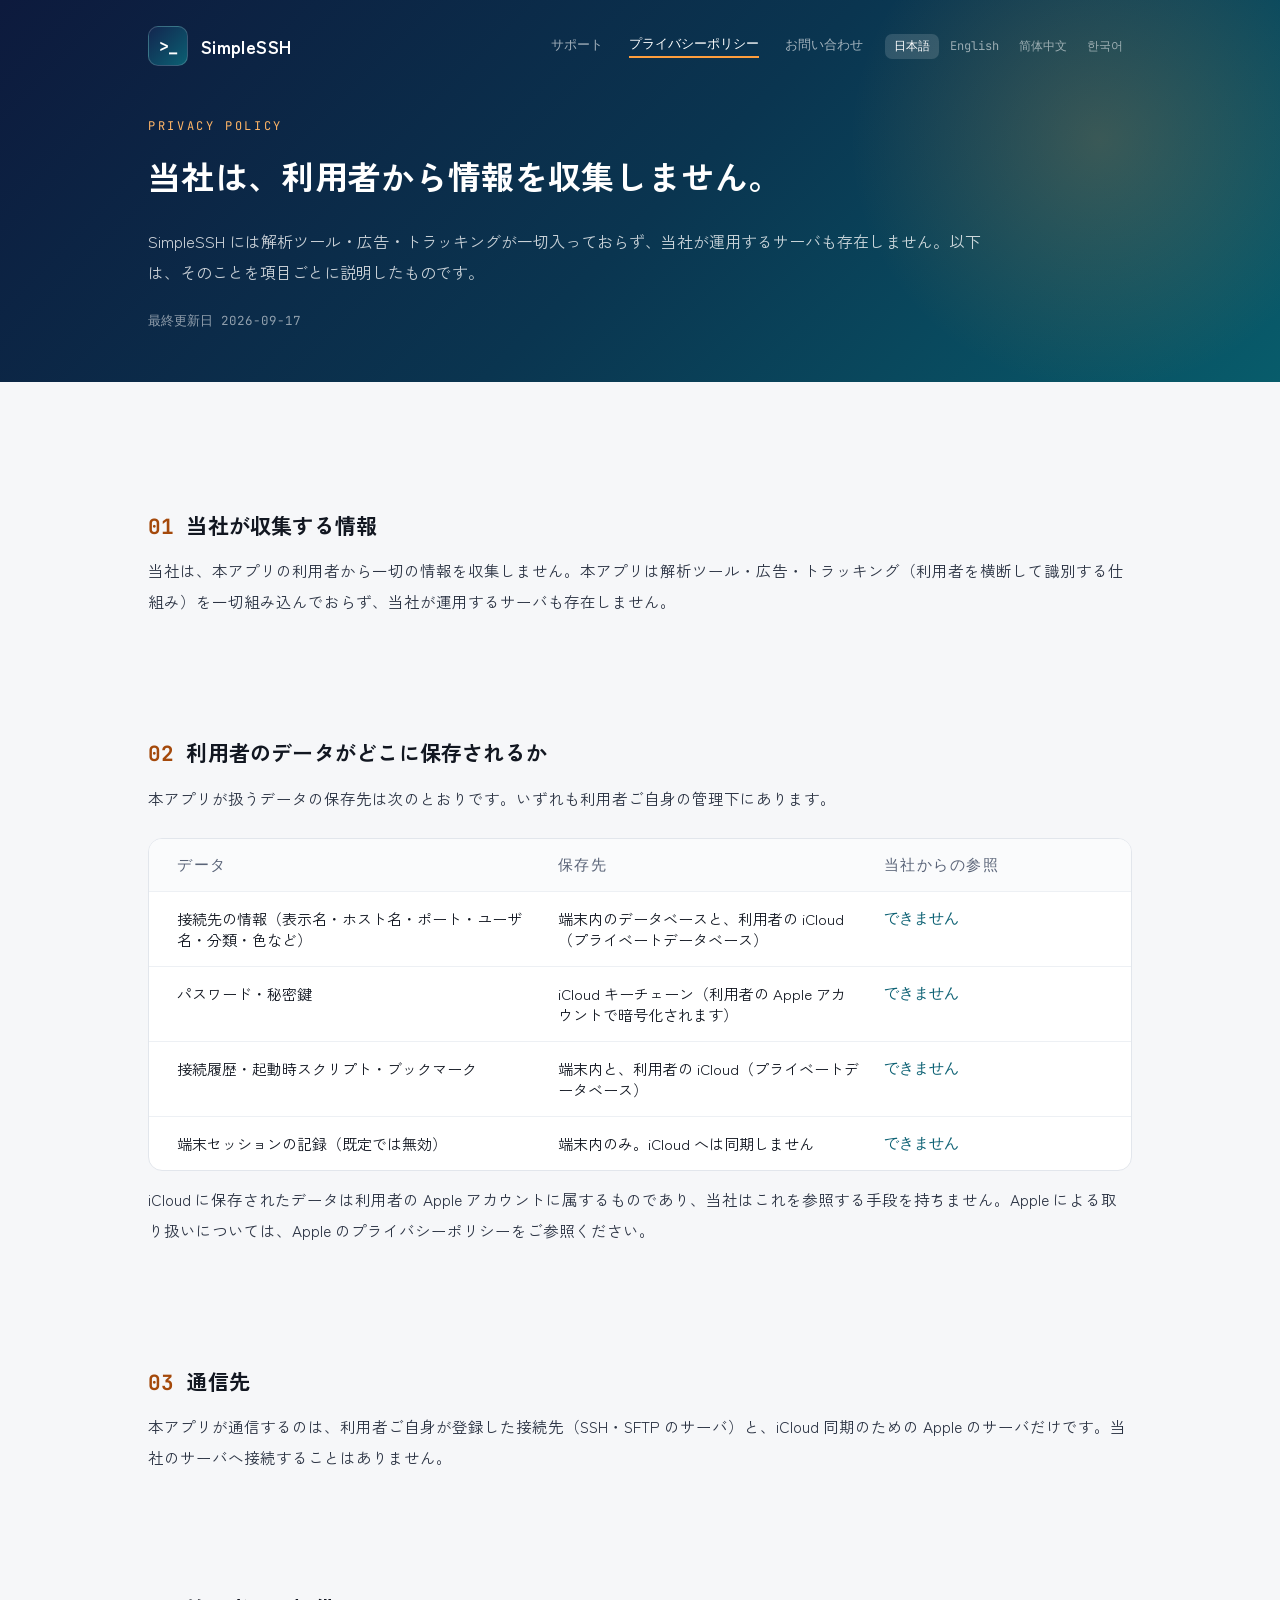
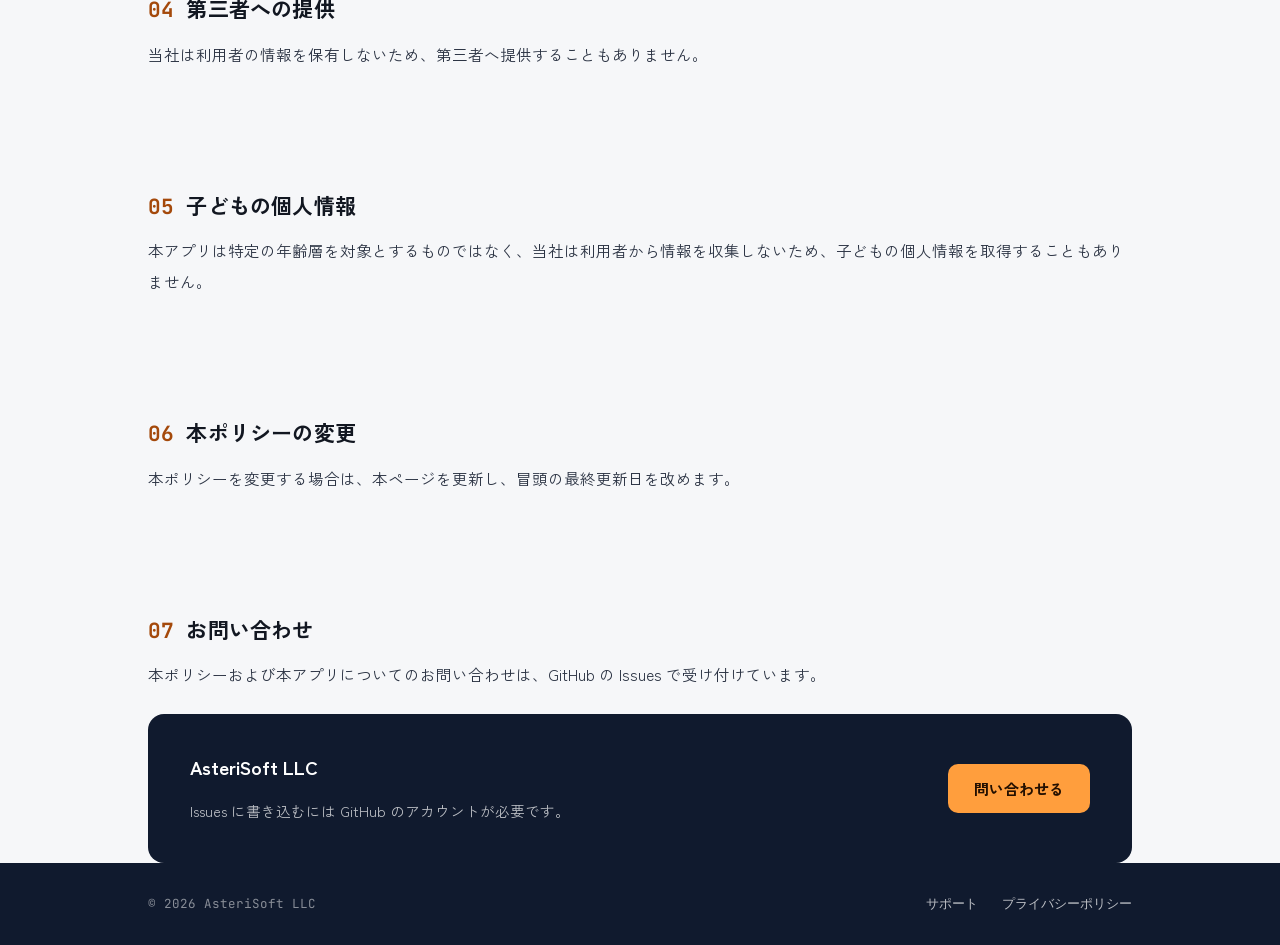
<file: privacy.html>
<!DOCTYPE html>
<html lang="ja">
<head>
<meta charset="utf-8">
<meta name="viewport" content="width=device-width, initial-scale=1">
<title>SimpleSSH — プライバシーポリシー</title>
<meta name="description" content="SimpleSSH のプライバシーポリシーです。当社は利用者から情報を収集しません。">
<link rel="alternate" hreflang="ja" href="https://asterisoft.github.io/simplessh/privacy.html">
<link rel="alternate" hreflang="en" href="https://asterisoft.github.io/simplessh/en/privacy.html">
<link rel="alternate" hreflang="zh-Hans" href="https://asterisoft.github.io/simplessh/zh-Hans/privacy.html">
<link rel="alternate" hreflang="ko" href="https://asterisoft.github.io/simplessh/ko/privacy.html">
<link rel="alternate" hreflang="x-default" href="https://asterisoft.github.io/simplessh/privacy.html">
<link rel="preconnect" href="https://fonts.googleapis.com">
<link rel="preconnect" href="https://fonts.gstatic.com" crossorigin>
<link rel="stylesheet" href="https://fonts.googleapis.com/css2?family=Zen+Kaku+Gothic+New:wght@400;500;700&family=JetBrains+Mono:wght@400;700&display=swap">
<link rel="stylesheet" href="style.css">
</head>
<body>

<header class="masthead">
  <div class="wrap">
    <div class="topbar">
      <div class="brand">
        <div class="brand-mark" aria-hidden="true">&gt;_</div>
        <span class="brand-name">SimpleSSH</span>
      </div>
      <div class="right">
        <nav class="nav">
          <a href="./">サポート</a>
          <a href="./privacy.html" aria-current="page">プライバシーポリシー</a>
          <a href="https://github.com/Asterisoft/simplessh/issues">お問い合わせ</a>
        </nav>
        <nav class="langbar" aria-label="Language">
        <a href="privacy.html" lang="ja" hreflang="ja" aria-current="true">日本語</a>
        <a href="en/privacy.html" lang="en" hreflang="en">English</a>
        <a href="zh-Hans/privacy.html" lang="zh-Hans" hreflang="zh-Hans">简体中文</a>
        <a href="ko/privacy.html" lang="ko" hreflang="ko">한국어</a>
        </nav>
      </div>
    </div>

    <div class="hero compact">
      <div class="eyebrow">PRIVACY POLICY</div>
      <h1 class="sm">当社は、利用者から情報を収集しません。</h1>
      <p>SimpleSSH には解析ツール・広告・トラッキングが一切入っておらず、当社が運用するサーバも存在しません。以下は、そのことを項目ごとに説明したものです。</p>
      <div class="updated">最終更新日 2026-09-17</div>
    </div>
  </div>
</header>

<main class="wrap">
  <div class="clauses">

    <section>
      <h2><span class="num">01</span>当社が収集する情報</h2>
      <p>当社は、本アプリの利用者から一切の情報を収集しません。本アプリは解析ツール・広告・トラッキング（利用者を横断して識別する仕組み）を一切組み込んでおらず、当社が運用するサーバも存在しません。</p>
    </section>
    <section>
      <h2><span class="num">02</span>利用者のデータがどこに保存されるか</h2>
      <p>本アプリが扱うデータの保存先は次のとおりです。いずれも利用者ご自身の管理下にあります。</p>
      <div class="table cols-3">
        <div class="row head"><span>データ</span><span>保存先</span><span>当社からの参照</span></div>
        <div class="row">
          <span>接続先の情報（表示名・ホスト名・ポート・ユーザ名・分類・色など）</span>
          <span>端末内のデータベースと、利用者の iCloud（プライベートデータベース）</span>
          <span class="yes">できません</span>
        </div>
        <div class="row">
          <span>パスワード・秘密鍵</span>
          <span>iCloud キーチェーン（利用者の Apple アカウントで暗号化されます）</span>
          <span class="yes">できません</span>
        </div>
        <div class="row">
          <span>接続履歴・起動時スクリプト・ブックマーク</span>
          <span>端末内と、利用者の iCloud（プライベートデータベース）</span>
          <span class="yes">できません</span>
        </div>
        <div class="row">
          <span>端末セッションの記録（既定では無効）</span>
          <span>端末内のみ。iCloud へは同期しません</span>
          <span class="yes">できません</span>
        </div>
      </div>
      <p>iCloud に保存されたデータは利用者の Apple アカウントに属するものであり、当社はこれを参照する手段を持ちません。Apple による取り扱いについては、Apple のプライバシーポリシーをご参照ください。</p>
    </section>
    <section>
      <h2><span class="num">03</span>通信先</h2>
      <p>本アプリが通信するのは、利用者ご自身が登録した接続先（SSH・SFTP のサーバ）と、iCloud 同期のための Apple のサーバだけです。当社のサーバへ接続することはありません。</p>
    </section>
    <section>
      <h2><span class="num">04</span>第三者への提供</h2>
      <p>当社は利用者の情報を保有しないため、第三者へ提供することもありません。</p>
    </section>
    <section>
      <h2><span class="num">05</span>子どもの個人情報</h2>
      <p>本アプリは特定の年齢層を対象とするものではなく、当社は利用者から情報を収集しないため、子どもの個人情報を取得することもありません。</p>
    </section>
    <section>
      <h2><span class="num">06</span>本ポリシーの変更</h2>
      <p>本ポリシーを変更する場合は、本ページを更新し、冒頭の最終更新日を改めます。</p>
    </section>
    <section>
      <h2><span class="num">07</span>お問い合わせ</h2>
      <p>本ポリシーおよび本アプリについてのお問い合わせは、GitHub の Issues で受け付けています。</p>
      <div class="contact">
        <div class="body">
          <div class="lead">AsteriSoft LLC</div>
          <p>Issues に書き込むには GitHub のアカウントが必要です。</p>
        </div>
        <div class="cta-col">
          <a class="cta" href="https://github.com/Asterisoft/simplessh/issues/new">問い合わせる</a>
        </div>
      </div>
    </section>

  </div>
</main>

<footer>
  <div class="wrap">
    <span>© 2026 AsteriSoft LLC</span>
    <div class="foot-links">
      <a href="./">サポート</a>
      <a href="./privacy.html">プライバシーポリシー</a>
    </div>
  </div>
</footer>

</body>
</html>
</file>
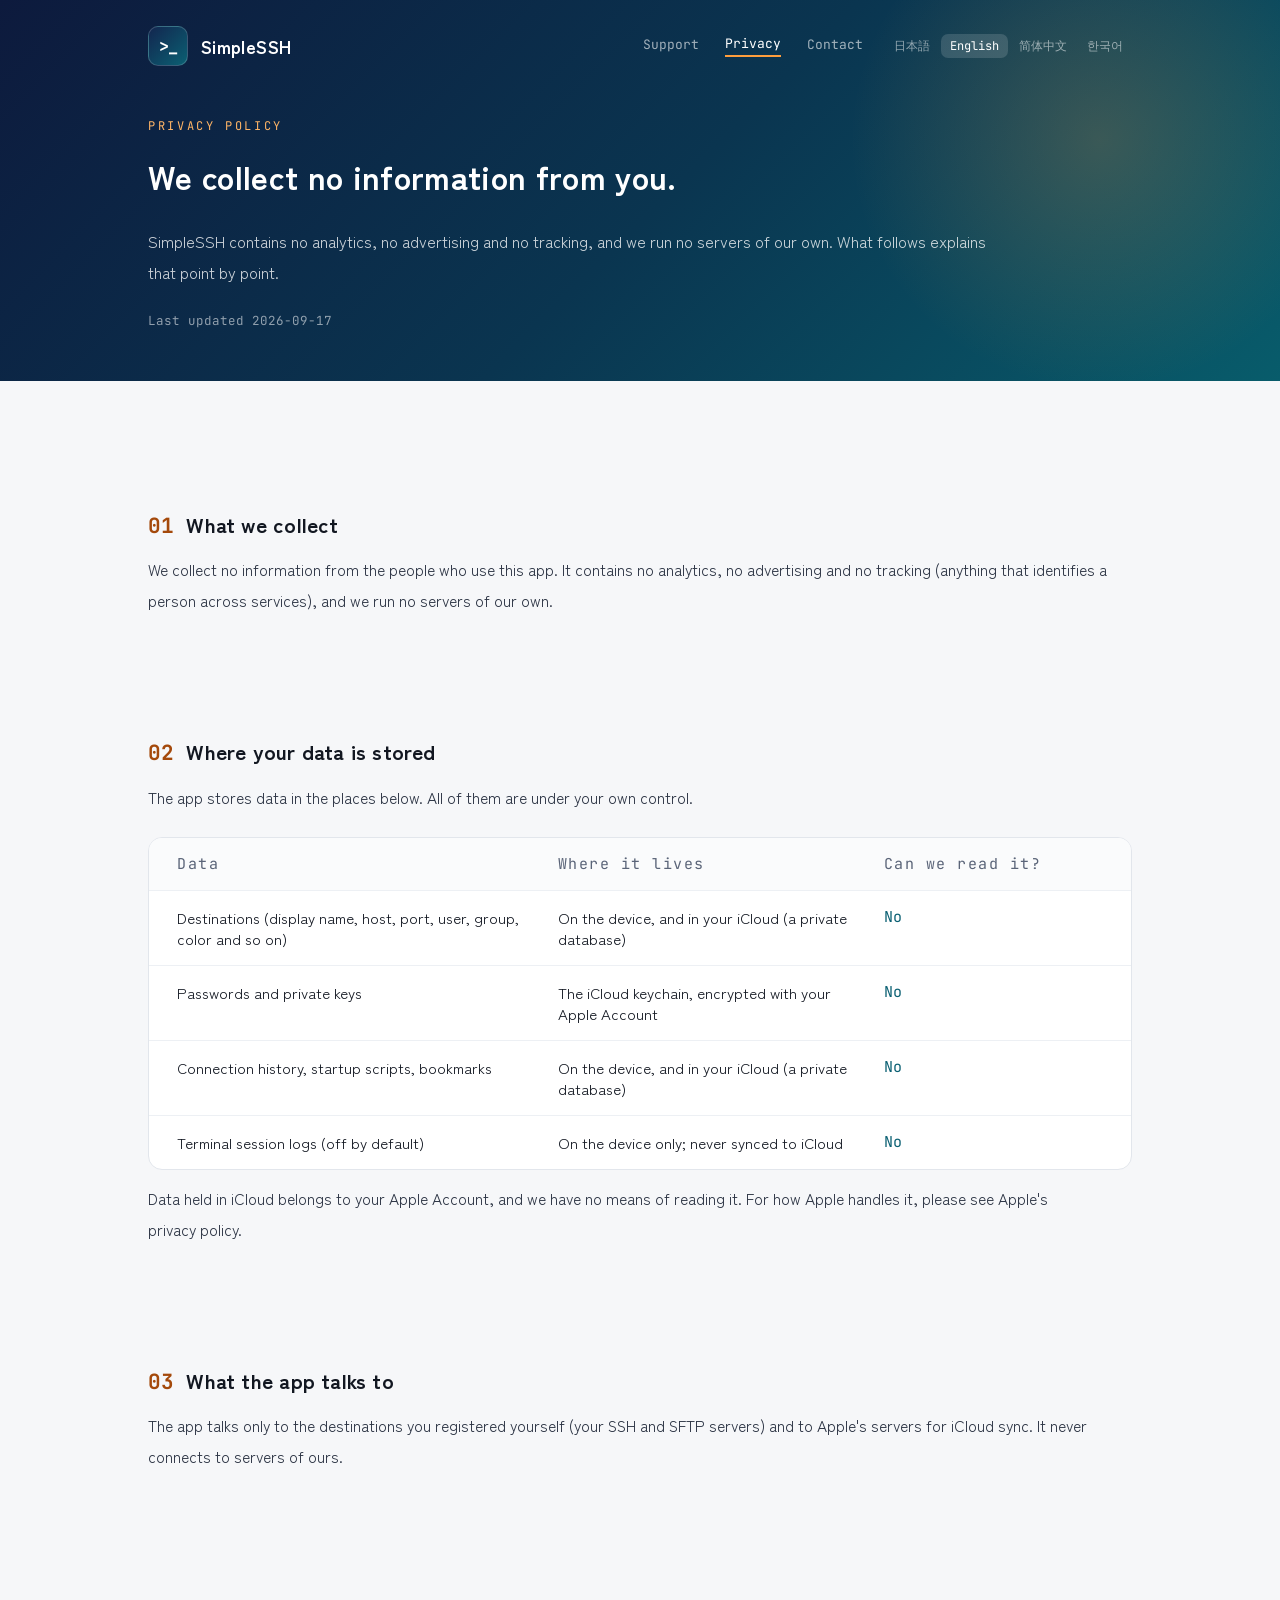
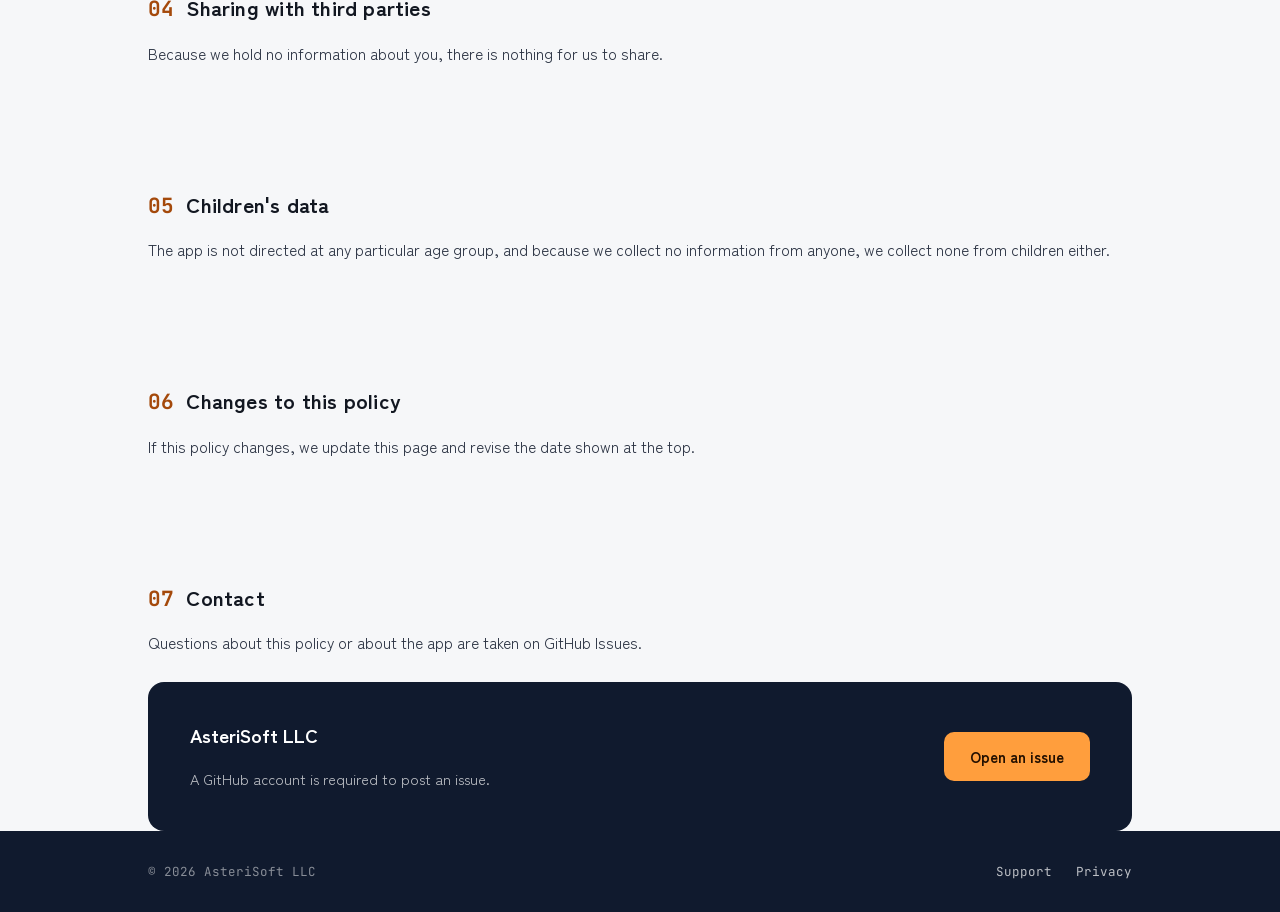
<file: en/privacy.html>
<!DOCTYPE html>
<html lang="en">
<head>
<meta charset="utf-8">
<meta name="viewport" content="width=device-width, initial-scale=1">
<title>SimpleSSH — Privacy Policy</title>
<meta name="description" content="The SimpleSSH privacy policy. We collect no information from the people who use the app.">
<link rel="alternate" hreflang="ja" href="https://asterisoft.github.io/simplessh/privacy.html">
<link rel="alternate" hreflang="en" href="https://asterisoft.github.io/simplessh/en/privacy.html">
<link rel="alternate" hreflang="zh-Hans" href="https://asterisoft.github.io/simplessh/zh-Hans/privacy.html">
<link rel="alternate" hreflang="ko" href="https://asterisoft.github.io/simplessh/ko/privacy.html">
<link rel="alternate" hreflang="x-default" href="https://asterisoft.github.io/simplessh/privacy.html">
<link rel="preconnect" href="https://fonts.googleapis.com">
<link rel="preconnect" href="https://fonts.gstatic.com" crossorigin>
<link rel="stylesheet" href="https://fonts.googleapis.com/css2?family=Zen+Kaku+Gothic+New:wght@400;500;700&family=JetBrains+Mono:wght@400;700&display=swap">
<link rel="stylesheet" href="../style.css">
</head>
<body>

<header class="masthead">
  <div class="wrap">
    <div class="topbar">
      <div class="brand">
        <div class="brand-mark" aria-hidden="true">&gt;_</div>
        <span class="brand-name">SimpleSSH</span>
      </div>
      <div class="right">
        <nav class="nav">
          <a href="./">Support</a>
          <a href="./privacy.html" aria-current="page">Privacy</a>
          <a href="https://github.com/Asterisoft/simplessh/issues">Contact</a>
        </nav>
        <nav class="langbar" aria-label="Language">
        <a href="../privacy.html" lang="ja" hreflang="ja">日本語</a>
        <a href="../en/privacy.html" lang="en" hreflang="en" aria-current="true">English</a>
        <a href="../zh-Hans/privacy.html" lang="zh-Hans" hreflang="zh-Hans">简体中文</a>
        <a href="../ko/privacy.html" lang="ko" hreflang="ko">한국어</a>
        </nav>
      </div>
    </div>

    <div class="hero compact">
      <div class="eyebrow">PRIVACY POLICY</div>
      <h1 class="sm">We collect no information from you.</h1>
      <p>SimpleSSH contains no analytics, no advertising and no tracking, and we run no servers of our own. What follows explains that point by point.</p>
      <div class="updated">Last updated 2026-09-17</div>
    </div>
  </div>
</header>

<main class="wrap">
  <div class="clauses">

    <section>
      <h2><span class="num">01</span>What we collect</h2>
      <p>We collect no information from the people who use this app. It contains no analytics, no advertising and no tracking (anything that identifies a person across services), and we run no servers of our own.</p>
    </section>
    <section>
      <h2><span class="num">02</span>Where your data is stored</h2>
      <p>The app stores data in the places below. All of them are under your own control.</p>
      <div class="table cols-3">
        <div class="row head"><span>Data</span><span>Where it lives</span><span>Can we read it?</span></div>
        <div class="row">
          <span>Destinations (display name, host, port, user, group, color and so on)</span>
          <span>On the device, and in your iCloud (a private database)</span>
          <span class="yes">No</span>
        </div>
        <div class="row">
          <span>Passwords and private keys</span>
          <span>The iCloud keychain, encrypted with your Apple Account</span>
          <span class="yes">No</span>
        </div>
        <div class="row">
          <span>Connection history, startup scripts, bookmarks</span>
          <span>On the device, and in your iCloud (a private database)</span>
          <span class="yes">No</span>
        </div>
        <div class="row">
          <span>Terminal session logs (off by default)</span>
          <span>On the device only; never synced to iCloud</span>
          <span class="yes">No</span>
        </div>
      </div>
      <p>Data held in iCloud belongs to your Apple Account, and we have no means of reading it. For how Apple handles it, please see Apple&#x27;s privacy policy.</p>
    </section>
    <section>
      <h2><span class="num">03</span>What the app talks to</h2>
      <p>The app talks only to the destinations you registered yourself (your SSH and SFTP servers) and to Apple&#x27;s servers for iCloud sync. It never connects to servers of ours.</p>
    </section>
    <section>
      <h2><span class="num">04</span>Sharing with third parties</h2>
      <p>Because we hold no information about you, there is nothing for us to share.</p>
    </section>
    <section>
      <h2><span class="num">05</span>Children&#x27;s data</h2>
      <p>The app is not directed at any particular age group, and because we collect no information from anyone, we collect none from children either.</p>
    </section>
    <section>
      <h2><span class="num">06</span>Changes to this policy</h2>
      <p>If this policy changes, we update this page and revise the date shown at the top.</p>
    </section>
    <section>
      <h2><span class="num">07</span>Contact</h2>
      <p>Questions about this policy or about the app are taken on GitHub Issues.</p>
      <div class="contact">
        <div class="body">
          <div class="lead">AsteriSoft LLC</div>
          <p>A GitHub account is required to post an issue.</p>
        </div>
        <div class="cta-col">
          <a class="cta" href="https://github.com/Asterisoft/simplessh/issues/new">Open an issue</a>
        </div>
      </div>
    </section>

  </div>
</main>

<footer>
  <div class="wrap">
    <span>© 2026 AsteriSoft LLC</span>
    <div class="foot-links">
      <a href="./">Support</a>
      <a href="./privacy.html">Privacy</a>
    </div>
  </div>
</footer>

</body>
</html>
</file>
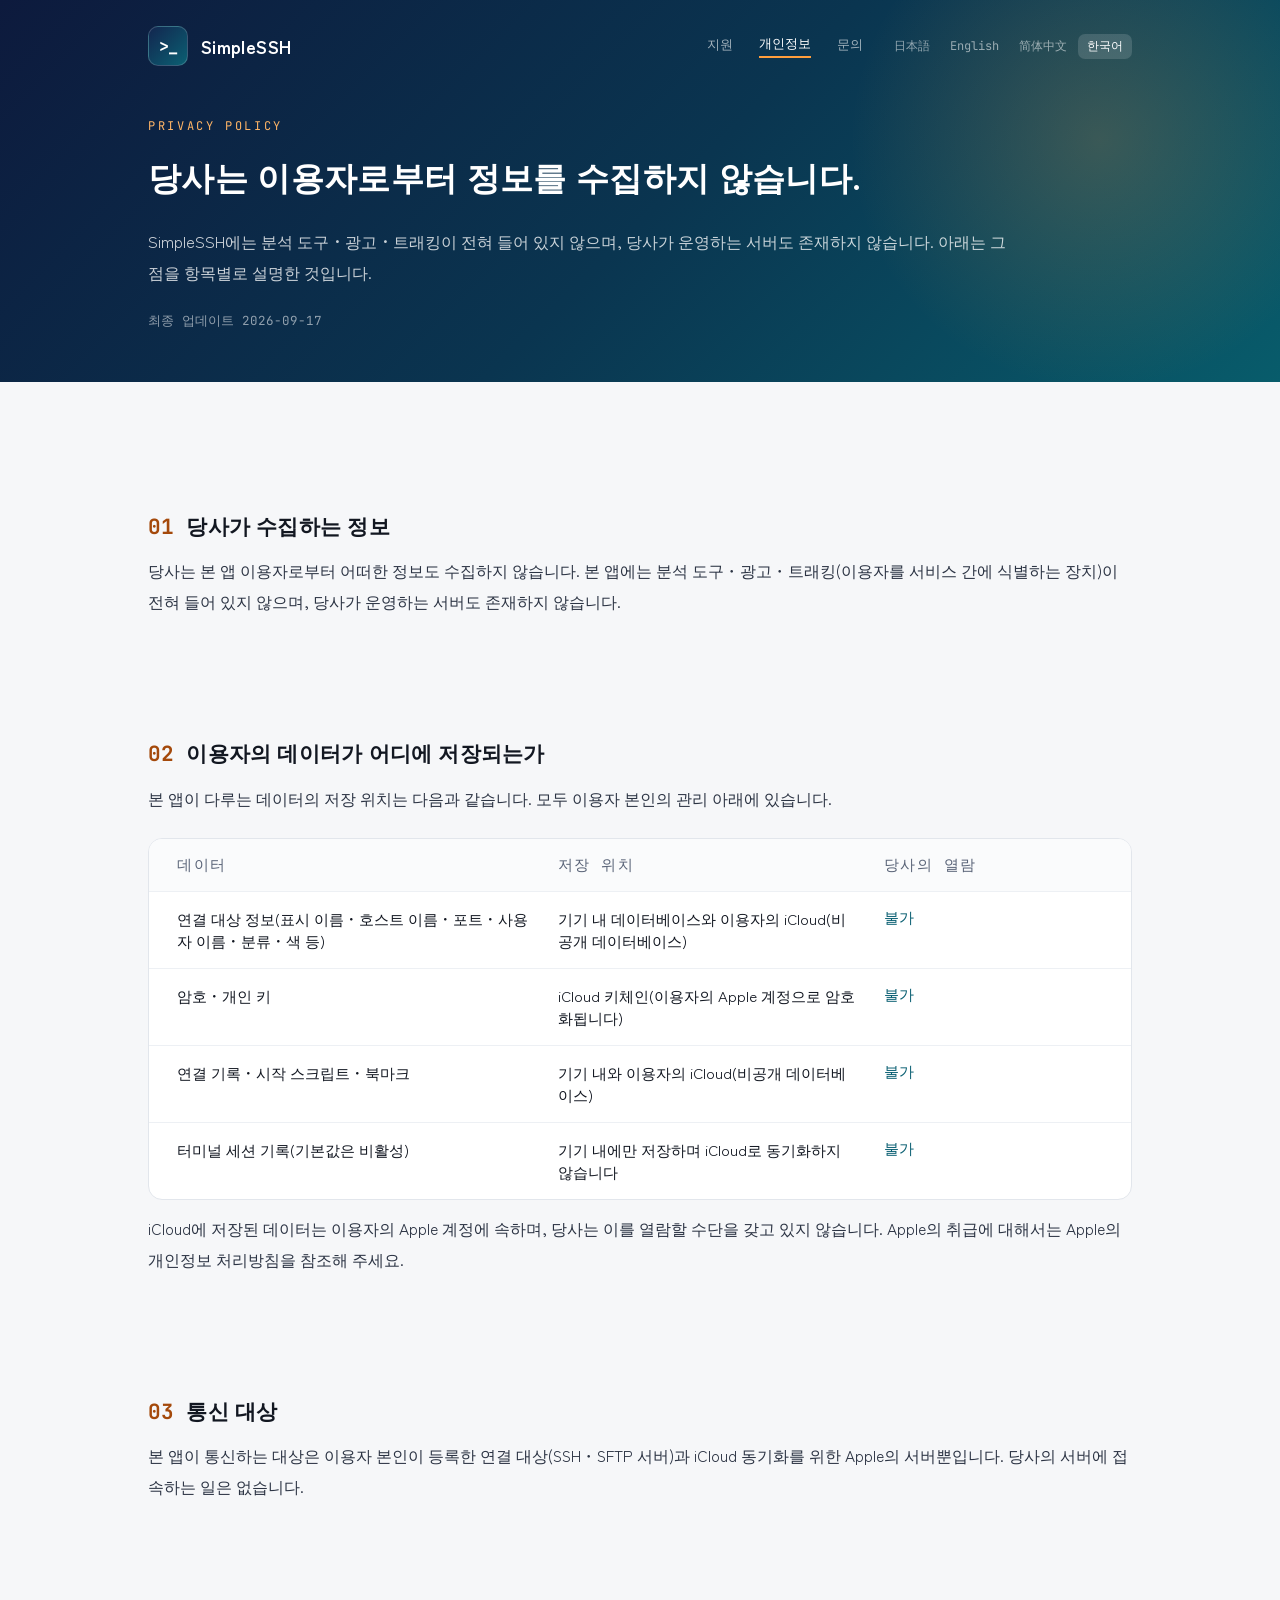
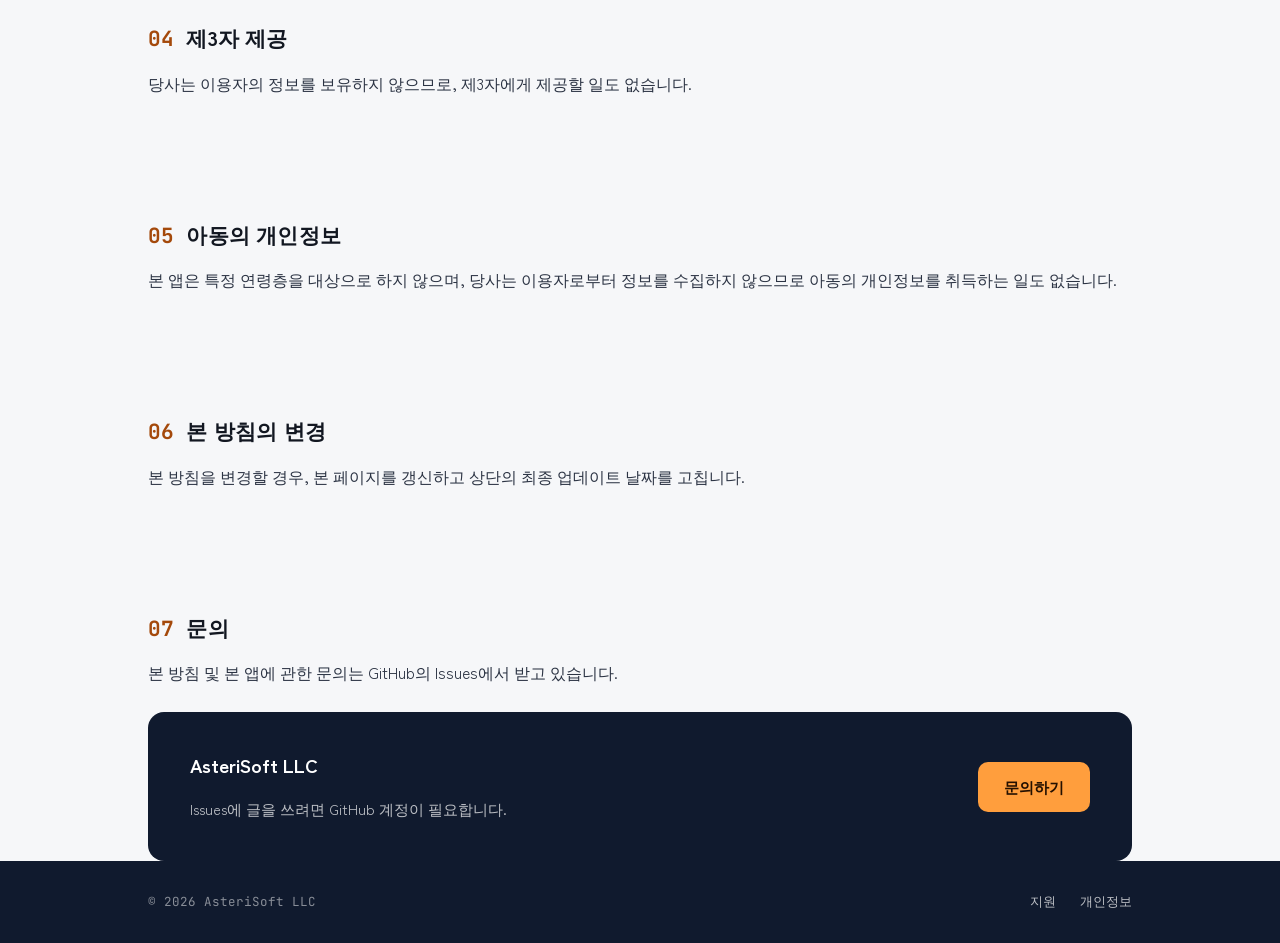
<file: ko/privacy.html>
<!DOCTYPE html>
<html lang="ko">
<head>
<meta charset="utf-8">
<meta name="viewport" content="width=device-width, initial-scale=1">
<title>SimpleSSH — 개인정보 처리방침</title>
<meta name="description" content="SimpleSSH의 개인정보 처리방침입니다. 당사는 이용자로부터 정보를 수집하지 않습니다.">
<link rel="alternate" hreflang="ja" href="https://asterisoft.github.io/simplessh/privacy.html">
<link rel="alternate" hreflang="en" href="https://asterisoft.github.io/simplessh/en/privacy.html">
<link rel="alternate" hreflang="zh-Hans" href="https://asterisoft.github.io/simplessh/zh-Hans/privacy.html">
<link rel="alternate" hreflang="ko" href="https://asterisoft.github.io/simplessh/ko/privacy.html">
<link rel="alternate" hreflang="x-default" href="https://asterisoft.github.io/simplessh/privacy.html">
<link rel="preconnect" href="https://fonts.googleapis.com">
<link rel="preconnect" href="https://fonts.gstatic.com" crossorigin>
<link rel="stylesheet" href="https://fonts.googleapis.com/css2?family=Zen+Kaku+Gothic+New:wght@400;500;700&family=JetBrains+Mono:wght@400;700&display=swap">
<link rel="stylesheet" href="../style.css">
</head>
<body>

<header class="masthead">
  <div class="wrap">
    <div class="topbar">
      <div class="brand">
        <div class="brand-mark" aria-hidden="true">&gt;_</div>
        <span class="brand-name">SimpleSSH</span>
      </div>
      <div class="right">
        <nav class="nav">
          <a href="./">지원</a>
          <a href="./privacy.html" aria-current="page">개인정보</a>
          <a href="https://github.com/Asterisoft/simplessh/issues">문의</a>
        </nav>
        <nav class="langbar" aria-label="Language">
        <a href="../privacy.html" lang="ja" hreflang="ja">日本語</a>
        <a href="../en/privacy.html" lang="en" hreflang="en">English</a>
        <a href="../zh-Hans/privacy.html" lang="zh-Hans" hreflang="zh-Hans">简体中文</a>
        <a href="../ko/privacy.html" lang="ko" hreflang="ko" aria-current="true">한국어</a>
        </nav>
      </div>
    </div>

    <div class="hero compact">
      <div class="eyebrow">PRIVACY POLICY</div>
      <h1 class="sm">당사는 이용자로부터 정보를 수집하지 않습니다.</h1>
      <p>SimpleSSH에는 분석 도구・광고・트래킹이 전혀 들어 있지 않으며, 당사가 운영하는 서버도 존재하지 않습니다. 아래는 그 점을 항목별로 설명한 것입니다.</p>
      <div class="updated">최종 업데이트 2026-09-17</div>
    </div>
  </div>
</header>

<main class="wrap">
  <div class="clauses">

    <section>
      <h2><span class="num">01</span>당사가 수집하는 정보</h2>
      <p>당사는 본 앱 이용자로부터 어떠한 정보도 수집하지 않습니다. 본 앱에는 분석 도구・광고・트래킹(이용자를 서비스 간에 식별하는 장치)이 전혀 들어 있지 않으며, 당사가 운영하는 서버도 존재하지 않습니다.</p>
    </section>
    <section>
      <h2><span class="num">02</span>이용자의 데이터가 어디에 저장되는가</h2>
      <p>본 앱이 다루는 데이터의 저장 위치는 다음과 같습니다. 모두 이용자 본인의 관리 아래에 있습니다.</p>
      <div class="table cols-3">
        <div class="row head"><span>데이터</span><span>저장 위치</span><span>당사의 열람</span></div>
        <div class="row">
          <span>연결 대상 정보(표시 이름・호스트 이름・포트・사용자 이름・분류・색 등)</span>
          <span>기기 내 데이터베이스와 이용자의 iCloud(비공개 데이터베이스)</span>
          <span class="yes">불가</span>
        </div>
        <div class="row">
          <span>암호・개인 키</span>
          <span>iCloud 키체인(이용자의 Apple 계정으로 암호화됩니다)</span>
          <span class="yes">불가</span>
        </div>
        <div class="row">
          <span>연결 기록・시작 스크립트・북마크</span>
          <span>기기 내와 이용자의 iCloud(비공개 데이터베이스)</span>
          <span class="yes">불가</span>
        </div>
        <div class="row">
          <span>터미널 세션 기록(기본값은 비활성)</span>
          <span>기기 내에만 저장하며 iCloud로 동기화하지 않습니다</span>
          <span class="yes">불가</span>
        </div>
      </div>
      <p>iCloud에 저장된 데이터는 이용자의 Apple 계정에 속하며, 당사는 이를 열람할 수단을 갖고 있지 않습니다. Apple의 취급에 대해서는 Apple의 개인정보 처리방침을 참조해 주세요.</p>
    </section>
    <section>
      <h2><span class="num">03</span>통신 대상</h2>
      <p>본 앱이 통신하는 대상은 이용자 본인이 등록한 연결 대상(SSH・SFTP 서버)과 iCloud 동기화를 위한 Apple의 서버뿐입니다. 당사의 서버에 접속하는 일은 없습니다.</p>
    </section>
    <section>
      <h2><span class="num">04</span>제3자 제공</h2>
      <p>당사는 이용자의 정보를 보유하지 않으므로, 제3자에게 제공할 일도 없습니다.</p>
    </section>
    <section>
      <h2><span class="num">05</span>아동의 개인정보</h2>
      <p>본 앱은 특정 연령층을 대상으로 하지 않으며, 당사는 이용자로부터 정보를 수집하지 않으므로 아동의 개인정보를 취득하는 일도 없습니다.</p>
    </section>
    <section>
      <h2><span class="num">06</span>본 방침의 변경</h2>
      <p>본 방침을 변경할 경우, 본 페이지를 갱신하고 상단의 최종 업데이트 날짜를 고칩니다.</p>
    </section>
    <section>
      <h2><span class="num">07</span>문의</h2>
      <p>본 방침 및 본 앱에 관한 문의는 GitHub의 Issues에서 받고 있습니다.</p>
      <div class="contact">
        <div class="body">
          <div class="lead">AsteriSoft LLC</div>
          <p>Issues에 글을 쓰려면 GitHub 계정이 필요합니다.</p>
        </div>
        <div class="cta-col">
          <a class="cta" href="https://github.com/Asterisoft/simplessh/issues/new">문의하기</a>
        </div>
      </div>
    </section>

  </div>
</main>

<footer>
  <div class="wrap">
    <span>© 2026 AsteriSoft LLC</span>
    <div class="foot-links">
      <a href="./">지원</a>
      <a href="./privacy.html">개인정보</a>
    </div>
  </div>
</footer>

</body>
</html>
</file>
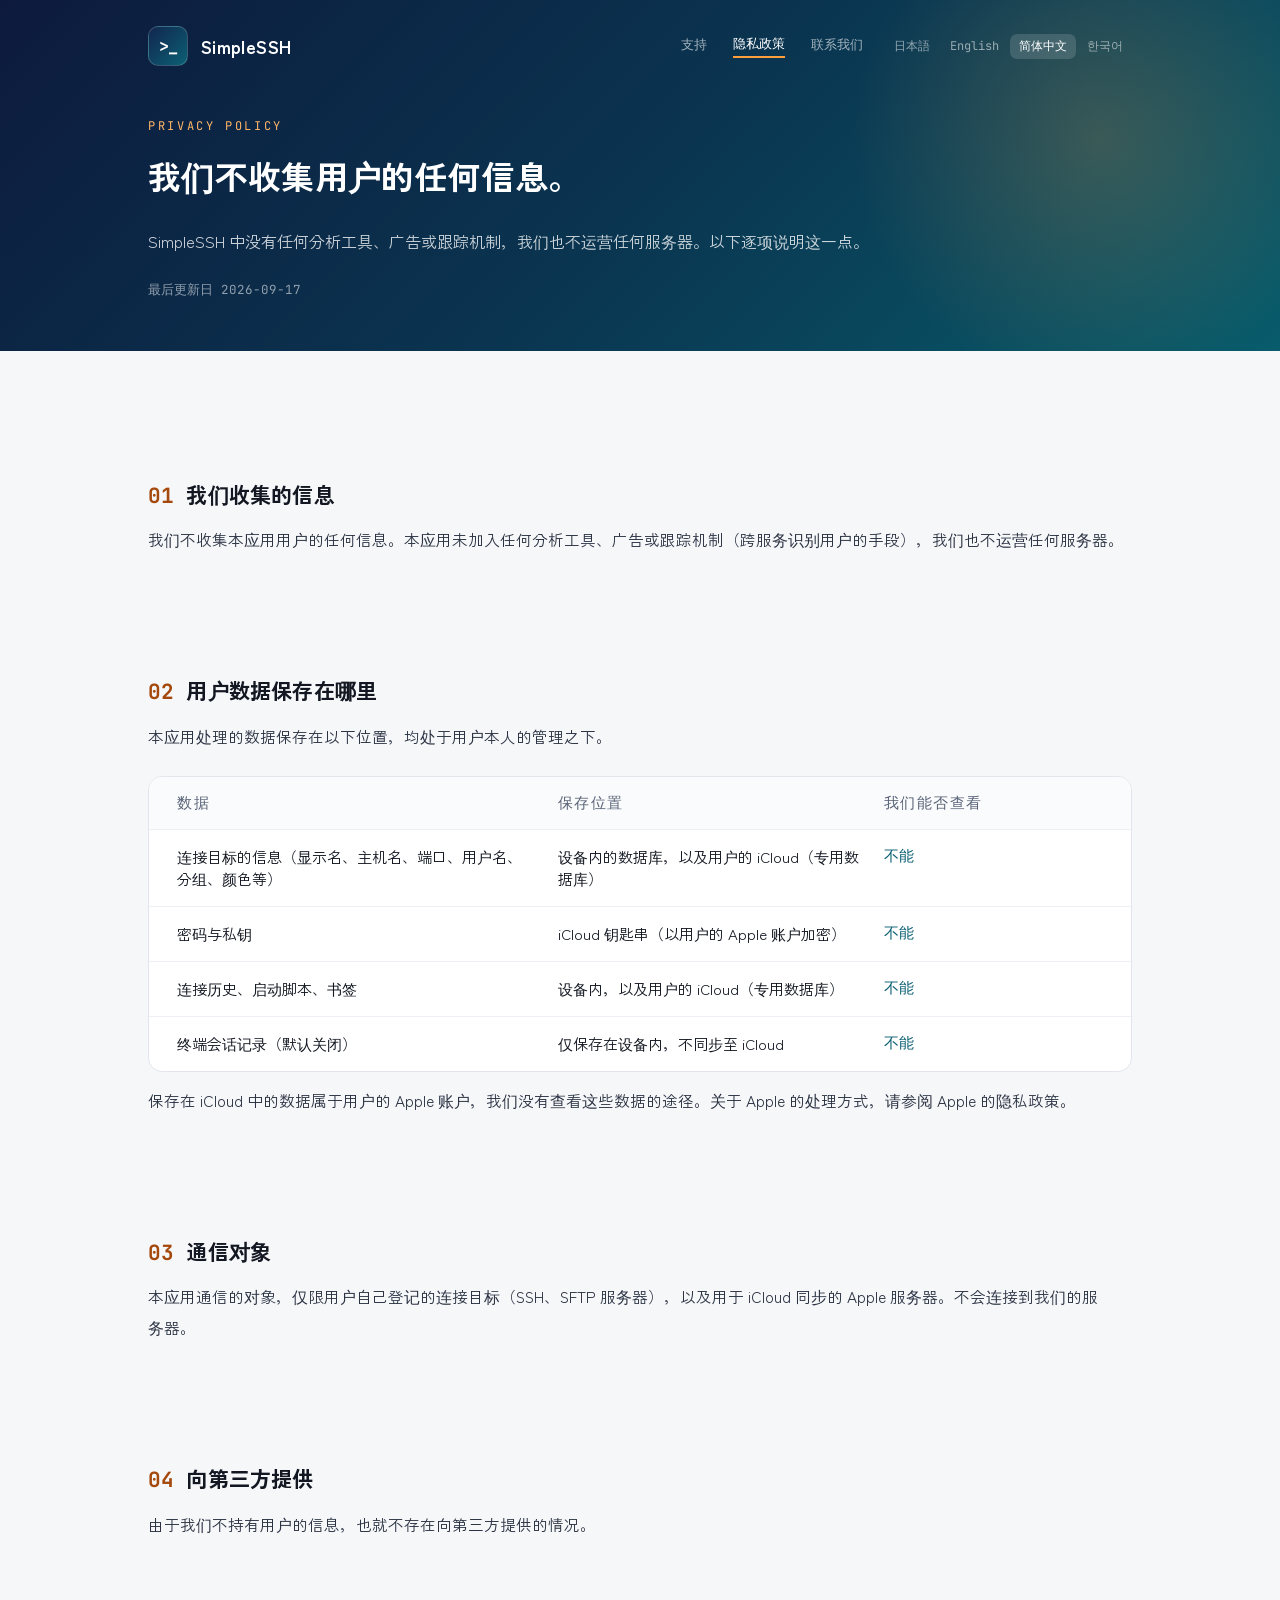
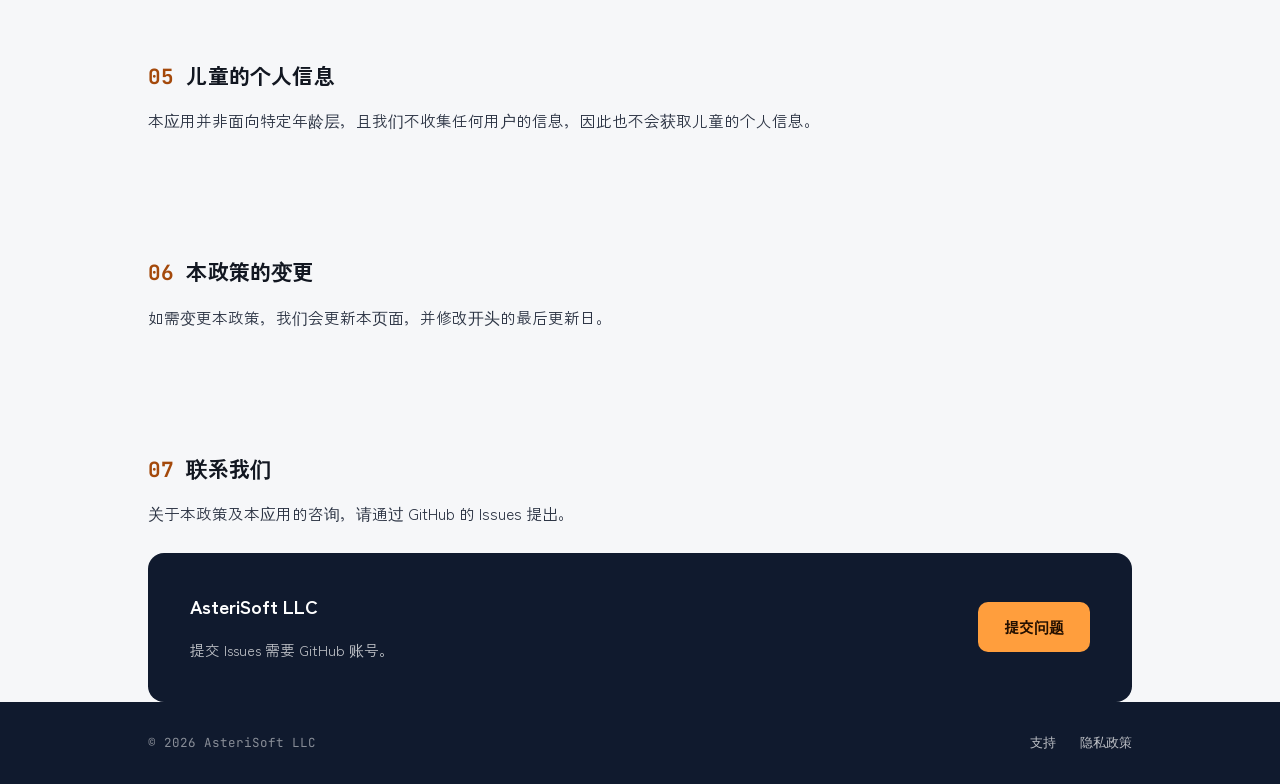
<file: zh-Hans/privacy.html>
<!DOCTYPE html>
<html lang="zh-Hans">
<head>
<meta charset="utf-8">
<meta name="viewport" content="width=device-width, initial-scale=1">
<title>SimpleSSH — 隐私政策</title>
<meta name="description" content="SimpleSSH 的隐私政策。我们不收集用户的任何信息。">
<link rel="alternate" hreflang="ja" href="https://asterisoft.github.io/simplessh/privacy.html">
<link rel="alternate" hreflang="en" href="https://asterisoft.github.io/simplessh/en/privacy.html">
<link rel="alternate" hreflang="zh-Hans" href="https://asterisoft.github.io/simplessh/zh-Hans/privacy.html">
<link rel="alternate" hreflang="ko" href="https://asterisoft.github.io/simplessh/ko/privacy.html">
<link rel="alternate" hreflang="x-default" href="https://asterisoft.github.io/simplessh/privacy.html">
<link rel="preconnect" href="https://fonts.googleapis.com">
<link rel="preconnect" href="https://fonts.gstatic.com" crossorigin>
<link rel="stylesheet" href="https://fonts.googleapis.com/css2?family=Zen+Kaku+Gothic+New:wght@400;500;700&family=JetBrains+Mono:wght@400;700&display=swap">
<link rel="stylesheet" href="../style.css">
</head>
<body>

<header class="masthead">
  <div class="wrap">
    <div class="topbar">
      <div class="brand">
        <div class="brand-mark" aria-hidden="true">&gt;_</div>
        <span class="brand-name">SimpleSSH</span>
      </div>
      <div class="right">
        <nav class="nav">
          <a href="./">支持</a>
          <a href="./privacy.html" aria-current="page">隐私政策</a>
          <a href="https://github.com/Asterisoft/simplessh/issues">联系我们</a>
        </nav>
        <nav class="langbar" aria-label="Language">
        <a href="../privacy.html" lang="ja" hreflang="ja">日本語</a>
        <a href="../en/privacy.html" lang="en" hreflang="en">English</a>
        <a href="../zh-Hans/privacy.html" lang="zh-Hans" hreflang="zh-Hans" aria-current="true">简体中文</a>
        <a href="../ko/privacy.html" lang="ko" hreflang="ko">한국어</a>
        </nav>
      </div>
    </div>

    <div class="hero compact">
      <div class="eyebrow">PRIVACY POLICY</div>
      <h1 class="sm">我们不收集用户的任何信息。</h1>
      <p>SimpleSSH 中没有任何分析工具、广告或跟踪机制，我们也不运营任何服务器。以下逐项说明这一点。</p>
      <div class="updated">最后更新日 2026-09-17</div>
    </div>
  </div>
</header>

<main class="wrap">
  <div class="clauses">

    <section>
      <h2><span class="num">01</span>我们收集的信息</h2>
      <p>我们不收集本应用用户的任何信息。本应用未加入任何分析工具、广告或跟踪机制（跨服务识别用户的手段），我们也不运营任何服务器。</p>
    </section>
    <section>
      <h2><span class="num">02</span>用户数据保存在哪里</h2>
      <p>本应用处理的数据保存在以下位置，均处于用户本人的管理之下。</p>
      <div class="table cols-3">
        <div class="row head"><span>数据</span><span>保存位置</span><span>我们能否查看</span></div>
        <div class="row">
          <span>连接目标的信息（显示名、主机名、端口、用户名、分组、颜色等）</span>
          <span>设备内的数据库，以及用户的 iCloud（专用数据库）</span>
          <span class="yes">不能</span>
        </div>
        <div class="row">
          <span>密码与私钥</span>
          <span>iCloud 钥匙串（以用户的 Apple 账户加密）</span>
          <span class="yes">不能</span>
        </div>
        <div class="row">
          <span>连接历史、启动脚本、书签</span>
          <span>设备内，以及用户的 iCloud（专用数据库）</span>
          <span class="yes">不能</span>
        </div>
        <div class="row">
          <span>终端会话记录（默认关闭）</span>
          <span>仅保存在设备内，不同步至 iCloud</span>
          <span class="yes">不能</span>
        </div>
      </div>
      <p>保存在 iCloud 中的数据属于用户的 Apple 账户，我们没有查看这些数据的途径。关于 Apple 的处理方式，请参阅 Apple 的隐私政策。</p>
    </section>
    <section>
      <h2><span class="num">03</span>通信对象</h2>
      <p>本应用通信的对象，仅限用户自己登记的连接目标（SSH、SFTP 服务器），以及用于 iCloud 同步的 Apple 服务器。不会连接到我们的服务器。</p>
    </section>
    <section>
      <h2><span class="num">04</span>向第三方提供</h2>
      <p>由于我们不持有用户的信息，也就不存在向第三方提供的情况。</p>
    </section>
    <section>
      <h2><span class="num">05</span>儿童的个人信息</h2>
      <p>本应用并非面向特定年龄层，且我们不收集任何用户的信息，因此也不会获取儿童的个人信息。</p>
    </section>
    <section>
      <h2><span class="num">06</span>本政策的变更</h2>
      <p>如需变更本政策，我们会更新本页面，并修改开头的最后更新日。</p>
    </section>
    <section>
      <h2><span class="num">07</span>联系我们</h2>
      <p>关于本政策及本应用的咨询，请通过 GitHub 的 Issues 提出。</p>
      <div class="contact">
        <div class="body">
          <div class="lead">AsteriSoft LLC</div>
          <p>提交 Issues 需要 GitHub 账号。</p>
        </div>
        <div class="cta-col">
          <a class="cta" href="https://github.com/Asterisoft/simplessh/issues/new">提交问题</a>
        </div>
      </div>
    </section>

  </div>
</main>

<footer>
  <div class="wrap">
    <span>© 2026 AsteriSoft LLC</span>
    <div class="foot-links">
      <a href="./">支持</a>
      <a href="./privacy.html">隐私政策</a>
    </div>
  </div>
</footer>

</body>
</html>
</file>
<file: style.css>
/* SimpleSSH 公開サイト
   配色はアプリアイコンに合わせている（濃紺→ティールの傾斜と、琥珀色の差し色）。
   明るい紙面に固定する意図の設計なので、color-scheme は light を明示する
   （指定しないと、暗い外観の環境で背景だけが勝手に反転して読みにくくなる）。 */

:root {
  color-scheme: light;
  --page: #F6F7F9;
  --ink: #121721;
  --ink-2: #2C3444;
  --ink-3: #5A6478;
  --card: #FFFFFF;
  --line: #E2E6EC;
  --line-2: #EDF0F4;
  --card-head: #FAFBFC;
  --accent: #A4490B;
  --accent-hover: #7C3606;
  --ember: #FF9E3D;
  --ember-ink: #241000;
  --navy: #101A2E;
  --teal: #0B6073;
  --masthead: linear-gradient(135deg, #0D1A3D 0%, #0A3550 52%, #085C6B 100%);
  --mono: "JetBrains Mono", ui-monospace, SFMono-Regular, Menlo, monospace;
  --sans: "Zen Kaku Gothic New", -apple-system, BlinkMacSystemFont,
          "Hiragino Sans", "Noto Sans JP", sans-serif;
}

* { box-sizing: border-box; }

body {
  margin: 0;
  background: var(--page);
  color: var(--ink);
  font-family: var(--sans);
  -webkit-font-smoothing: antialiased;
}

.mono { font-family: var(--mono); }

a { color: var(--accent); text-decoration: none;
    border-bottom: 1px solid rgba(164, 73, 11, .35); }
a:hover { color: var(--accent-hover); border-bottom-color: var(--accent-hover); }

p { margin: 0; font-size: 15.5px; line-height: 1.95; color: var(--ink-2);
    text-wrap: pretty; }

.wrap { max-width: 1040px; margin: 0 auto; padding: 0 28px; }

/* ── 見出し帯 ───────────────────────────────── */

.masthead { background: var(--masthead); position: relative; overflow: hidden; }
.masthead::after {                       /* 火花のにじみ。装飾なので読み上げ対象にしない */
  content: ""; position: absolute; right: -80px; top: -120px;
  width: 520px; height: 520px; border-radius: 50%;
  background: radial-gradient(circle, rgba(255, 158, 61, .20) 0%, rgba(255, 158, 61, 0) 68%);
  pointer-events: none;
}
.masthead .wrap { position: relative; z-index: 1; }

.topbar { display: flex; align-items: center; justify-content: space-between;
          gap: 20px; flex-wrap: wrap; padding: 26px 0 0; }
.brand { display: flex; align-items: center; gap: 13px; }
.brand-mark { width: 40px; height: 40px; border-radius: 10px; flex-shrink: 0;
              background: linear-gradient(135deg, #12264F, #0B6073);
              border: 1px solid rgba(255, 255, 255, .18);
              display: flex; align-items: center; justify-content: center;
              color: #FFFFFF; font-family: var(--mono); font-size: 17px;
              font-weight: 700; letter-spacing: -.04em; }
.brand-name { color: #FFFFFF; font-size: 18px; font-weight: 700; letter-spacing: .02em; }

.nav { display: flex; align-items: center; gap: 26px; flex-wrap: wrap; }
.nav a { font-family: var(--mono); font-size: 13px; color: rgba(255, 255, 255, .62);
         border-bottom: none; padding-bottom: 3px; }
.nav a:hover { color: #FFFFFF; }
.nav a[aria-current="page"] { color: #FFFFFF; border-bottom: 2px solid var(--ember); }

.hero { max-width: 860px; padding: 66px 0 60px; }
.hero.compact { padding: 52px 0 52px; }
.eyebrow { font-family: var(--mono); font-size: 12px; letter-spacing: .22em;
           color: #FFB566; margin-bottom: 18px; }
.hero h1 { color: #FFFFFF; font-size: 38px; font-weight: 700; line-height: 1.45;
           letter-spacing: .01em; margin: 0; }
.hero h1.sm { font-size: 33px; line-height: 1.5; }
.hero p { color: rgba(255, 255, 255, .78); margin-top: 24px; font-size: 16px; }
.updated { font-family: var(--mono); font-size: 12.5px;
           color: rgba(255, 255, 255, .55); margin-top: 24px; }

/* ── 本文 ───────────────────────────────────── */

main { padding-bottom: 88px; }
section { margin-top: 72px; }
.eyebrow-dark { font-family: var(--mono); font-size: 12px; letter-spacing: .22em;
                color: var(--accent); margin-bottom: 13px; }
h2 { font-size: 25px; line-height: 1.35; margin: 0; letter-spacing: .01em; }
h3 { font-size: 17px; line-height: 1.5; margin: 0; }

.cards { display: grid; grid-template-columns: repeat(2, minmax(0, 1fr));
         gap: 18px; margin-top: 30px; }
.card { background: var(--card); border: 1px solid var(--line);
        border-radius: 14px; padding: 26px 28px 28px; }
.card svg { display: block; }
.card h3 { margin-top: 15px; }
.card p { margin-top: 9px; font-size: 14.5px; line-height: 1.9; }

/* 表。狭い画面では 1 行 2 段に折り返す */
.table { background: var(--card); border: 1px solid var(--line);
         border-radius: 14px; margin-top: 24px; overflow: hidden; }
.table .row { display: grid; gap: 8px 24px; padding: 16px 28px;
              border-bottom: 1px solid var(--line-2); }
.table .row:last-child { border-bottom: none; }
.table .head { background: var(--card-head); }
.table .head span { font-family: var(--mono); font-size: 12.5px;
                    color: var(--ink-3); letter-spacing: .1em; }
.table .row span { font-size: 15px; }
.cols-2 .row { grid-template-columns: repeat(2, minmax(0, 1fr)); }
.cols-3 .row { grid-template-columns: 1.3fr 1.1fr .8fr; }
.yes { font-family: var(--mono); font-size: 13px; color: var(--teal); }
.note { margin-top: 15px; font-size: 14px; color: var(--ink-3); }

/* 問い合わせ */
.contact { background: var(--navy); border-radius: 16px; margin-top: 24px;
           padding: 38px 42px; display: flex; align-items: center;
           justify-content: space-between; gap: 44px; flex-wrap: wrap; }
.contact .lead { color: #FFFFFF; font-size: 19px; font-weight: 700; line-height: 1.6; }
.contact p { color: rgba(255, 255, 255, .72); margin-top: 13px;
             font-size: 14.5px; line-height: 1.9; }
.contact .body { flex: 1 1 380px; }
.contact .field { font-family: var(--mono); color: #FFC489; }
.cta-col { display: flex; flex-direction: column; gap: 11px; }
.cta { background: var(--ember); color: var(--ember-ink); font-size: 15px;
       font-weight: 700; padding: 14px 26px; border-radius: 10px;
       text-align: center; white-space: nowrap; border-bottom: none; }
.cta:hover { background: #FFB566; color: var(--ember-ink); }
.cta-sub { color: rgba(255, 255, 255, .6); font-size: 12.5px; text-align: center; }

/* よくある質問 */
.faq { margin-top: 24px; border-top: 1px solid var(--line); }
.faq .qa { padding: 24px 0; border-bottom: 1px solid var(--line);
           display: grid; grid-template-columns: repeat(2, minmax(0, 1fr)); gap: 36px; }
.faq p { font-size: 14.5px; line-height: 1.9; }

/* プライバシーポリシーの条 */
.clauses { display: flex; flex-direction: column; gap: 48px; margin-top: 56px; }
.clauses h2 { font-size: 21px; line-height: 1.5; }
.clauses h2 .num { font-family: var(--mono); color: var(--accent); margin-right: 12px; }
.clauses p { margin-top: 13px; line-height: 2.0; }
.panel { background: var(--card); border: 1px solid var(--line);
         border-radius: 12px; padding: 19px 23px; }
.panels { display: flex; flex-direction: column; gap: 13px; margin-top: 17px; }
.panel p { margin-top: 0; font-size: 14.5px; line-height: 1.9; }
.panel strong { color: var(--ink); }

/* ── 脚注 ───────────────────────────────────── */

footer { background: var(--navy); }
footer .wrap { display: flex; align-items: center; justify-content: space-between;
               gap: 18px; flex-wrap: wrap; padding-top: 32px; padding-bottom: 32px; }
footer span, footer a { font-family: var(--mono); font-size: 12.5px; }
footer span { color: rgba(255, 255, 255, .5); }
footer a { color: rgba(255, 255, 255, .72); border-bottom: none; }
footer a:hover { color: #FFFFFF; }
.foot-links { display: flex; gap: 24px; }

/* ── 狭い画面 ───────────────────────────────── */

@media (max-width: 860px) {
  .wrap { padding: 0 20px; }
  .hero { padding: 44px 0 42px; }
  .hero h1 { font-size: 27px; line-height: 1.55; }
  .hero h1.sm { font-size: 24px; }
  .hero p { font-size: 14.5px; margin-top: 18px; }
  section { margin-top: 48px; }
  h2 { font-size: 21px; }
  .cards { grid-template-columns: minmax(0, 1fr); gap: 14px; }
  .card { padding: 20px 22px 22px; }
  .cols-2 .row, .cols-3 .row { grid-template-columns: minmax(0, 1fr); }
  .table .row { padding: 15px 22px; }
  .table .head { display: none; }        /* 1 列になると見出しの対応が崩れるため隠す */
  .table .row span:first-child { font-weight: 700; }
  .contact { padding: 26px 24px; gap: 22px; }
  .contact .lead { font-size: 16px; }
  .cta-col { width: 100%; }
  .faq .qa { grid-template-columns: minmax(0, 1fr); gap: 10px; }
  .clauses { gap: 38px; margin-top: 40px; }
  main { padding-bottom: 56px; }
}

/* ── 言語切替 ───────────────────────────────── */

.langbar { display: flex; align-items: center; gap: 2px; flex-wrap: wrap; }
.langbar a { font-family: var(--mono); font-size: 12px; color: rgba(255, 255, 255, .55);
             border-bottom: none; padding: 4px 9px; border-radius: 7px; white-space: nowrap; }
.langbar a:hover { color: #FFFFFF; background: rgba(255, 255, 255, .10); }
.langbar a[aria-current="true"] { color: #FFFFFF; background: rgba(255, 255, 255, .14); }
.topbar .right { display: flex; align-items: center; gap: 22px; flex-wrap: wrap; }

@media (max-width: 860px) {
  .topbar .right { gap: 12px; width: 100%; }
  .langbar a { padding: 3px 7px; font-size: 11.5px; }
}
</file>
